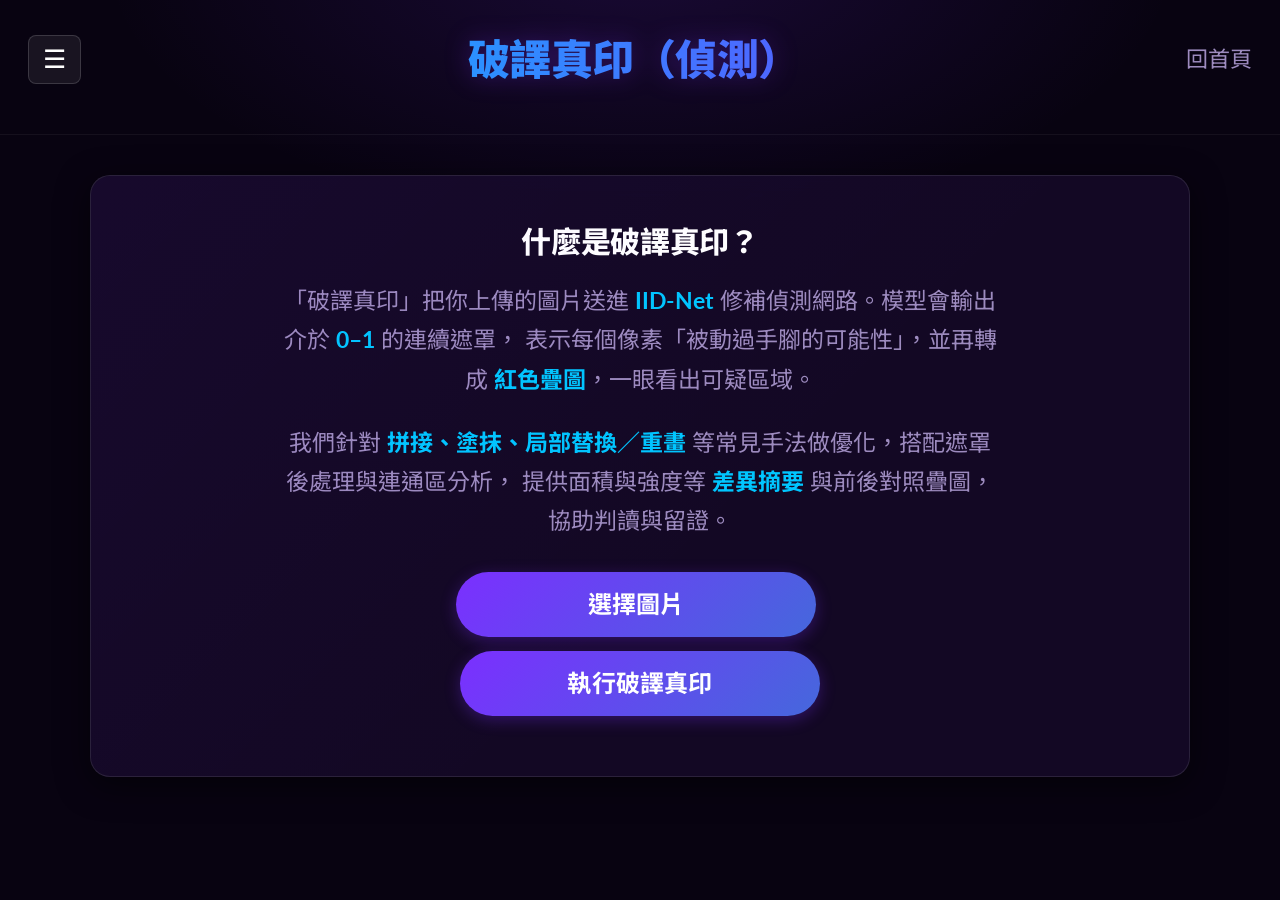
<file: project_root/frontend/detect.html>
<!DOCTYPE html>
<html lang="zh-Hant" data-detect-prefix="/api/detect">
<head>
  <meta charset="UTF-8" />
  <title>破譯真印｜照妖鏡</title>
  <meta name="viewport" content="width=device-width, initial-scale=1" />
  <link rel="preconnect" href="https://fonts.googleapis.com">
  <link rel="preconnect" href="https://fonts.gstatic.com" crossorigin>
  <link href="https://fonts.googleapis.com/css2?family=Lato:wght@400;700;900&family=Noto+Sans+TC:wght@400;500;700&display=swap" rel="stylesheet">
  <link rel="stylesheet" href="style.css">
  <script defer src="main.js"></script>
</head>

<body class="wm-page">
  <header class="page-hero">
    <div class="page-hero-nav">
      <div class="dropdown">
        <button class="dropbtn" onclick="toggleMenu()" aria-label="展開選單">&#9776;</button>
        <div class="dropdown-content" id="dropdownMenu">
          <a href="watermark.html">施法加印</a>
          <a href="restore.html">照出真身</a>
        </div>
      </div>
      <h1>破譯真印（偵測）</h1>
      <a href="index.html" class="mirror-home">回首頁</a>
    </div>
  </header>

  <main class="tool-section container">
    <div class="tool-card">
      <h2>什麼是破譯真印？</h2>
      <p>
        「破譯真印」把你上傳的圖片送進 <b>IID-Net</b> 修補偵測網路。模型會輸出介於 <b>0–1</b> 的連續遮罩，
        表示每個像素「被動過手腳的可能性」，並再轉成 <b>紅色疊圖</b>，一眼看出可疑區域。
      </p>
      <p>
        我們針對 <b>拼接、塗抹、局部替換／重畫</b> 等常見手法做優化，搭配遮罩後處理與連通區分析，
        提供面積與強度等 <b>差異摘要</b> 與前後對照疊圖，協助判讀與留證。
      </p>

      <div class="action-row">
        <label id="uploadLabel3" for="imageInput3" class="upload-as-btn">選擇圖片</label>
        <a id="detectBtn3" class="cta-btn">執行破譯真印</a>
      </div>

      <input type="file" id="imageInput3" accept="image/*" class="input-file-hidden" />
      <img id="preview3" alt="預覽圖" class="image-preview" loading="eager" decoding="async" />

      <div id="spinner3" class="spinner" role="status" aria-live="polite">處理中…</div>
      <div id="response3" class="response" aria-live="polite"></div>
    </div>

    <section id="imageResults3" class="tool-card image-results" style="display:none;" aria-live="polite" aria-label="破譯結果">
      <h2 style="margin-top:0;">處理結果</h2>
      <div class="result-row">
        <div class="result-block">
          <p>輸入圖片</p>
          <img id="originalImage3" class="zoomable" alt="輸入圖片">
        </div>
        <div class="result-block">
          <p>IID-Net 疊圖（紅色遮罩）</p>
          <img id="detectedImage3" class="zoomable" alt="IID-Net 疊圖">
          <div style="margin-top:20px;">
            <a id="btn27042" class="cta-btn disabled" href="#" style="display:none;">開啟 27042 報告</a>
          </div>
        </div>
      </div>
    </section>
  </main>

  <!-- 上傳提醒 -->
  <div id="noticeModal" class="modal" aria-hidden="true" aria-modal="true" role="dialog" aria-labelledby="noticeTitle" style="display:none;">
    <div class="modal-wrapper">
      <div class="modal-card">
        <button class="close" id="noticeClose" aria-label="關閉">×</button>
        <h3 id="noticeTitle" class="modal-title">提醒：上傳檔案之資料處理</h3>
        <div class="modal-body">
          您上傳的影像可能包含個人資料（例如臉部特徵）。我們僅於本服務中處理用於修復與驗證之目的，
          並依據本站隱私權政策與服務條款辦理。
        </div>
        <div style="display:flex;gap:10px;justify-content:flex-end;margin-top:24px;">
          <button id="noticeContinue" class="cta-btn">繼續</button>
        </div>
      </div>
    </div>
  </div>

  <!-- 圖片放大 Modal -->
  <div id="imageModal" class="modal" role="dialog" aria-modal="true" aria-label="圖片放大檢視" style="display:none;">
    <div class="modal-wrapper">
      <div class="modal-card" style="max-width:860px;">
        <button class="close" onclick="closeModal()" aria-label="關閉">×</button>
        <img class="modal-content" id="modalImage" alt="Zoom"
             style="max-height:75vh;display:block;margin:0 auto;" />
        <div class="zoom-controls" style="display:flex;justify-content:center;gap:10px;margin-top:20px;">
          <button type="button" onclick="zoomIn()" class="cta-btn secondary">＋</button>
          <button type="button" onclick="zoomOut()" class="cta-btn secondary">－</button>
          <button type="button" onclick="resetZoom()" class="cta-btn secondary">原尺寸</button>
        </div>
      </div>
    </div>
  </div>

  <!-- 上傳前提醒 -->
  <script>
    (function () {
      const fileInput=document.getElementById('imageInput3');
      const uploadLbl=document.getElementById('uploadLabel3');
      const modal=document.getElementById('noticeModal');
      const btnOk=document.getElementById('noticeContinue');
      const btnX=document.getElementById('noticeClose');
      if(!fileInput||!modal||!uploadLbl) return;

      const openNotice=()=>{ modal.style.display='block'; modal.setAttribute('aria-hidden','false'); };
      const closeNotice=()=>{ modal.style.display='none';  modal.setAttribute('aria-hidden','true');  };

      uploadLbl.addEventListener('click',e=>{ e.preventDefault(); openNotice(); });
      btnOk&&btnOk.addEventListener('click',()=>{ closeNotice(); setTimeout(()=>fileInput.click(),0); });
      btnX&&btnX.addEventListener('click',closeNotice);
      document.addEventListener('keydown',e=>{ if(e.key==='Escape'&&modal.style.display==='block') closeNotice(); });
    })();
  </script>

  <!-- 偵測流程（執行中顯示文字，不顯示 405 錯誤給使用者看） -->
  <script>
    (function(){
      const DETECT_PREFIX =
        window.DETECT_PREFIX ||
        document.documentElement.getAttribute('data-detect-prefix') ||
        '/api/detect';

      function fixURL(u){
        try{
          if(!u) return u;
          if(/^https?:\/\//i.test(u)) return u;
          if(u.startsWith('/27042/')) return DETECT_PREFIX + u;
          if(/^\/(files|dl|report)\//.test(u)) return DETECT_PREFIX + '/27042/proxy' + u;
          return u;
        }catch(e){ return u; }
      }
      window.__fixDetectURL = fixURL;
    })();

    (function(){
      const fileInput=document.getElementById('imageInput3');
      const preview=document.getElementById('preview3');
      const detectBtn=document.getElementById('detectBtn3');
      const original=document.getElementById('originalImage3');
      const detected=document.getElementById('detectedImage3');
      const resultsBox=document.getElementById('imageResults3');
      const spinner=document.getElementById('spinner3');
      const respBox=document.getElementById('response3');
      const reportBtn=document.getElementById('btn27042');

      if(!fileInput) return;

      // DOMContentLoaded：初始化 zoom（main.js 提供）
      document.addEventListener('DOMContentLoaded', function(){ bindZoomToNewImages(); });

      let _detecting = false; // 防連點旗標

      // 選檔預覽
      fileInput.addEventListener('change',e=>{
        const f=e.target.files && e.target.files[0];
        if(!f){ preview.style.display='none'; return; }
        const r=new FileReader();
        r.onload=ev=>{ preview.src=ev.target.result; preview.style.display='block'; };
        r.readAsDataURL(f);

        // 清空舊結果
        resultsBox.style.display='none';
        original.style.display='none'; original.removeAttribute('src');
        detected.style.display='none'; detected.removeAttribute('src');
        respBox.textContent='';
        if(reportBtn){
          reportBtn.classList.add('disabled');
          reportBtn.style.display='none';
          reportBtn.removeAttribute('href');
          reportBtn.textContent='開啟 27042 報告';
        }
      });

      detectBtn.addEventListener('click', async ()=>{
        if(_detecting) return;
        const f=fileInput.files && fileInput.files[0];
        if(!f){
          respBox.textContent='請先選擇圖片';
          respBox.className='response error';
          return;
        }

        // 顯示原圖（用本地預覽）
        const fr=new FileReader();
        fr.onload=ev=>{
          original.src=ev.target.result;
          original.style.display='block';
        };
        fr.readAsDataURL(f);

        // UI：執行中（鎖定按鈕防連點）
        _detecting = true;
        detectBtn.style.pointerEvents='none';
        detectBtn.style.opacity='0.6';
        spinner.style.display='block';
        respBox.textContent='執行中…';
        respBox.className='response';
        preview.style.display='none';

        try{
          const fd=new FormData();
          fd.append('image', f, f.name || 'upload.png');

          const res = await fetch(window.__fixDetectURL('/api/detect/result_and_report'), {
            method:'POST',
            body:fd
          });

          // 不把 405 等錯誤文字顯示出來，只簡單顯示「處理失敗」
          if(!res.ok){
            throw new Error('處理失敗，請稍後再試');
          }

          const data = await res.json();
          if(!data || data.ok === false){
            throw new Error(data && data.error ? data.error : '處理失敗');
          }

          // 疊圖
          if(data.overlay_url){
            detected.src = window.__fixDetectURL(data.overlay_url);
            detected.style.display='block';
          }

          resultsBox.style.display='block';

          // 報告按鈕
          if(data.report_url){
            reportBtn.href = window.__fixDetectURL(data.report_url);
            reportBtn.classList.remove('disabled');
            reportBtn.style.display='inline-block';
          }

          respBox.textContent='完成 ✔️';
          respBox.className='response success';
        }catch(err){
          respBox.textContent='處理失敗，請稍後再試。';
          respBox.className='response error';
        }finally{
          spinner.style.display='none';
          _detecting = false;
          detectBtn.style.pointerEvents='';
          detectBtn.style.opacity='';
        }
      });

      // 有結果就收起預覽
      const mo=new MutationObserver(()=>{
        const hasO=original.src && original.style.display!=='none';
        const hasD=detected.src && detected.style.display!=='none';
        if(hasO || hasD){
          preview.style.display='none';
          resultsBox.style.display='block';
        }
      });
      mo.observe(original,{attributes:true,attributeFilter:['style','src']});
      mo.observe(detected,{attributes:true,attributeFilter:['style','src']});
    })();
  </script>
</body>
</html>
</file>
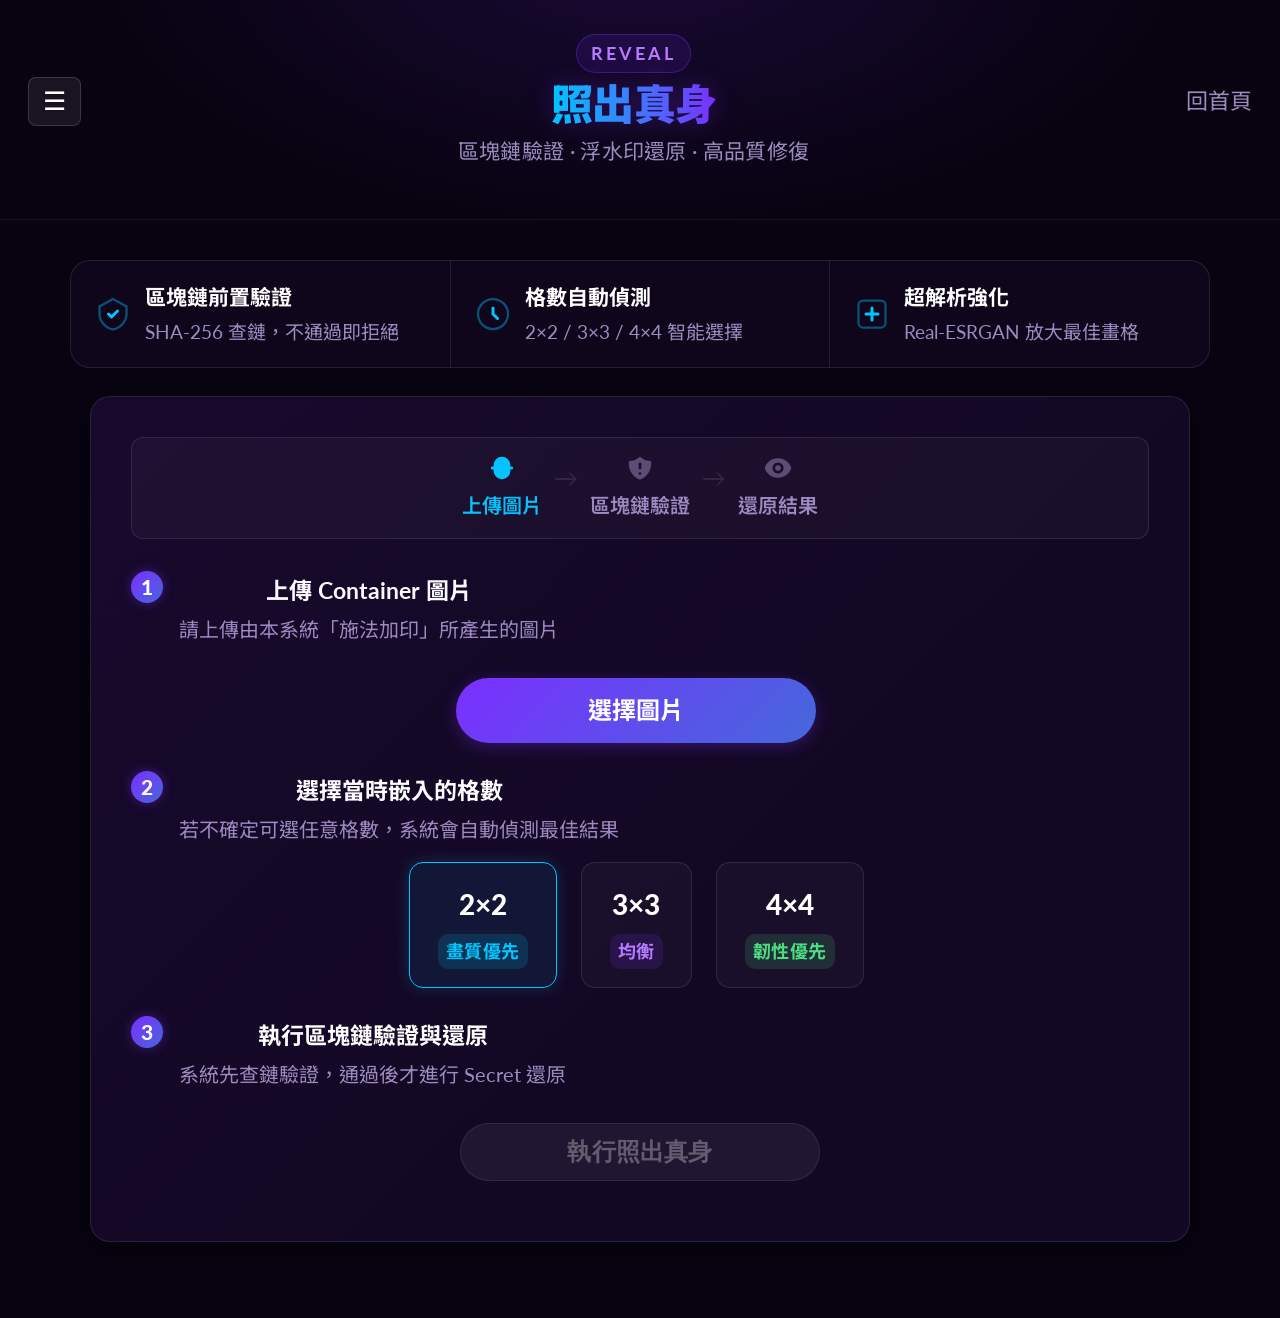
<file: project_root/frontend/restore.html>
<!DOCTYPE html>
<html lang="zh-Hant">
<head>
  <meta charset="UTF-8" />
  <title>照出真身｜照妖鏡</title>
  <meta name="viewport" content="width=device-width, initial-scale=1" />
  <script defer src="main.js"></script>
  <link rel="preconnect" href="https://fonts.googleapis.com">
  <link rel="preconnect" href="https://fonts.gstatic.com" crossorigin>
  <link href="https://fonts.googleapis.com/css2?family=Lato:wght@400;700;900&family=Noto+Sans+TC:wght@400;500;700&display=swap" rel="stylesheet">
  <link rel="stylesheet" href="style.css">
</head>

<body class="wm-page">

  <!-- 頁首 -->
  <header class="page-hero">
    <div class="page-hero-nav">
      <div class="dropdown">
        <button class="dropbtn" onclick="toggleMenu()" aria-label="展開選單">&#9776;</button>
        <div class="dropdown-content" id="dropdownMenu">
          <a href="watermark.html">施法加印</a>
          <a href="verify.html">驗證身分</a>
        </div>
      </div>
      <div class="page-hero-title-wrap">
        <span class="page-hero-badge reveal-badge">REVEAL</span>
        <h1>照出真身</h1>
        <p class="page-hero-sub">區塊鏈驗證 · 浮水印還原 · 高品質修復</p>
      </div>
      <a href="index.html" class="mirror-home">回首頁</a>
    </div>
  </header>

  <main class="tool-section container">

    <!-- 說明卡 -->
    <div class="info-strip">
      <div class="info-strip-item">
        <div class="info-strip-icon">
          <svg viewBox="0 0 24 24" fill="none"><path d="M12 2L3 7v5c0 5 4 9.3 9 10.3C17 21.3 21 17 21 12V7l-9-5z" stroke="currentColor" stroke-width="1.5" opacity=".4"/><path d="M9 12l2 2 4-4" stroke="currentColor" stroke-width="2" stroke-linecap="round" stroke-linejoin="round"/></svg>
        </div>
        <div>
          <div class="info-strip-label">區塊鏈前置驗證</div>
          <div class="info-strip-desc">SHA-256 查鏈，不通過即拒絕</div>
        </div>
      </div>
      <div class="info-strip-item">
        <div class="info-strip-icon">
          <svg viewBox="0 0 24 24" fill="none"><circle cx="12" cy="12" r="10" stroke="currentColor" stroke-width="1.5" opacity=".4"/><path d="M12 8v4l3 3" stroke="currentColor" stroke-width="2" stroke-linecap="round"/></svg>
        </div>
        <div>
          <div class="info-strip-label">格數自動偵測</div>
          <div class="info-strip-desc">2×2 / 3×3 / 4×4 智能選擇</div>
        </div>
      </div>
      <div class="info-strip-item">
        <div class="info-strip-icon">
          <svg viewBox="0 0 24 24" fill="none"><rect x="3" y="3" width="18" height="18" rx="3" stroke="currentColor" stroke-width="1.5" opacity=".4"/><path d="M8 12h8M12 8v8" stroke="currentColor" stroke-width="2" stroke-linecap="round"/></svg>
        </div>
        <div>
          <div class="info-strip-label">超解析強化</div>
          <div class="info-strip-desc">Real-ESRGAN 放大最佳畫格</div>
        </div>
      </div>
    </div>

    <!-- 操作卡 -->
    <div class="tool-card tool-card-accent-reveal">

      <!-- 流程說明 -->
      <div class="reveal-flow">
        <div class="reveal-flow-step active">
          <div class="reveal-flow-icon">
            <svg viewBox="0 0 20 20" fill="currentColor"><path d="M10 2a6 6 0 016 6v1h1a1 1 0 110 2h-1v1a6 6 0 01-12 0v-1H3a1 1 0 110-2h1V8a6 6 0 016-6z"/></svg>
          </div>
          上傳圖片
        </div>
        <div class="reveal-flow-arrow">&#8594;</div>
        <div class="reveal-flow-step">
          <div class="reveal-flow-icon">
            <svg viewBox="0 0 20 20" fill="currentColor"><path fill-rule="evenodd" d="M10 1.944A11.954 11.954 0 012.166 5C2.056 5.649 2 6.319 2 7c0 5.225 3.34 9.67 8 11.317C14.66 16.67 18 12.225 18 7c0-.682-.057-1.35-.166-2.001A11.954 11.954 0 0110 1.944zM11 14a1 1 0 11-2 0 1 1 0 012 0zm0-7a1 1 0 10-2 0v3a1 1 0 102 0V7z" clip-rule="evenodd"/></svg>
          </div>
          區塊鏈驗證
        </div>
        <div class="reveal-flow-arrow">&#8594;</div>
        <div class="reveal-flow-step">
          <div class="reveal-flow-icon">
            <svg viewBox="0 0 20 20" fill="currentColor"><path d="M10 12a2 2 0 100-4 2 2 0 000 4z"/><path fill-rule="evenodd" d="M.458 10C1.732 5.943 5.522 3 10 3s8.268 2.943 9.542 7c-1.274 4.057-5.064 7-9.542 7S1.732 14.057.458 10zM14 10a4 4 0 11-8 0 4 4 0 018 0z" clip-rule="evenodd"/></svg>
          </div>
          還原結果
        </div>
      </div>

      <!-- 步驟 1 -->
      <div class="tool-step">
        <div class="tool-step-num">1</div>
        <div class="tool-step-content">
          <div class="tool-step-title">上傳 Container 圖片</div>
          <div class="tool-step-desc">請上傳由本系統「施法加印」所產生的圖片</div>
        </div>
      </div>

      <div class="action-row">
        <label id="uploadLabel2" for="attackFile" class="upload-as-btn">選擇圖片</label>
      </div>
      <input type="file" id="attackFile" accept="image/*" class="input-file-hidden" aria-label="選擇要照出的圖片">
      <img id="originalImage2" alt="預覽圖" class="image-preview zoomable" style="display:none;" />

      <!-- 步驟 2 -->
      <div class="tool-step" style="margin-top:28px;">
        <div class="tool-step-num">2</div>
        <div class="tool-step-content">
          <div class="tool-step-title">選擇當時嵌入的格數</div>
          <div class="tool-step-desc">若不確定可選任意格數，系統會自動偵測最佳結果</div>
        </div>
      </div>

      <div class="grid-select-wrap">
        <label class="grid-opt">
          <input type="radio" name="revealGridRadio" value="2" checked>
          <div class="grid-opt-card">
            <div class="grid-opt-num">2×2</div>
            <div class="grid-opt-tag quality">畫質優先</div>
          </div>
        </label>
        <label class="grid-opt">
          <input type="radio" name="revealGridRadio" value="3">
          <div class="grid-opt-card">
            <div class="grid-opt-num">3×3</div>
            <div class="grid-opt-tag balance">均衡</div>
          </div>
        </label>
        <label class="grid-opt">
          <input type="radio" name="revealGridRadio" value="4">
          <div class="grid-opt-card">
            <div class="grid-opt-num">4×4</div>
            <div class="grid-opt-tag robust">韌性優先</div>
          </div>
        </label>
        <!-- 隱藏 select 供原有 JS 讀取 -->
        <select id="revealGridHint" style="display:none;" aria-hidden="true">
          <option value="2" selected>2×2（4 塊）</option>
          <option value="3">3×3（9 塊）</option>
          <option value="4">4×4（16 塊）</option>
        </select>
      </div>

      <!-- 步驟 3 -->
      <div class="tool-step" style="margin-top:28px;">
        <div class="tool-step-num">3</div>
        <div class="tool-step-content">
          <div class="tool-step-title">執行區塊鏈驗證與還原</div>
          <div class="tool-step-desc">系統先查鏈驗證，通過後才進行 Secret 還原</div>
        </div>
      </div>

      <div class="action-row">
        <button id="revealBtn" type="button" class="cta-btn disabled" disabled aria-busy="false">
          執行照出真身
        </button>
      </div>

      <!-- 區塊鏈驗證狀態卡片 -->
      <div id="bcVerifyCard" class="bc-verify-card" aria-live="polite">
        <div class="bc-verify-title">
          <span class="bc-dot"></span>
          <span id="bcVerifyTitle">區塊鏈驗證中…</span>
        </div>
        <div id="bcVerifyDetail" class="bc-verify-detail"></div>
      </div>

      <div id="wmRevealSpinner" class="spinner" role="status" aria-live="polite">處理中…</div>
      <div id="wmRevealResp" class="response" aria-live="polite"></div>
    </div>

    <!-- 結果 -->
    <section id="imageResults2" class="tool-card image-results" style="display:none;" aria-live="polite" aria-label="照出結果">
      <h2 style="margin-top:0;">還原結果</h2>
      <div class="result-row">
        <div class="result-block">
          <p class="result-label">輸入圖片</p>
          <img id="originalImage2_dup" class="zoomable" style="display:none;" alt="輸入圖片">
        </div>
        <div class="result-block">
          <p class="result-label">最佳修復（Secret）</p>
          <img id="imgRevealOnly" class="zoomable" style="display:none;" alt="還原後圖片">
          <div style="margin-top:20px;">
            <a id="downloadBestReveal" href="#" class="cta-btn" style="display:none;">下載修復圖片</a>
          </div>
        </div>
      </div>
    </section>

  </main>

  <iframe id="dl_iframe" name="dl_iframe" style="display:none;width:0;height:0;border:0;"></iframe>

  <!-- 上傳提醒 -->
  <div id="noticeModal" class="modal" aria-hidden="true" aria-modal="true" role="dialog" aria-labelledby="noticeTitle" style="display:none;">
    <div class="modal-wrapper">
      <div class="modal-card">
        <button class="close" id="noticeClose" aria-label="關閉">×</button>
        <h3 id="noticeTitle" class="modal-title">提醒：上傳檔案之資料處理</h3>
        <div class="modal-body">
          您上傳的影像可能包含個人資料（例如臉部特徵）。我們僅於本服務中處理用於修復與驗證之目的，
          並依據本站隱私權政策與服務條款辦理。
        </div>
        <div class="modal-actions">
          <button id="noticeContinue" class="cta-btn">繼續</button>
        </div>
      </div>
    </div>
  </div>

  <!-- Zoom Modal -->
  <div id="imageModal" class="modal" role="dialog" aria-modal="true" aria-label="圖片放大檢視" style="display:none;">
    <div class="modal-wrapper">
      <div class="modal-card" style="max-width:860px;">
        <button class="close" onclick="closeModal()" aria-label="關閉">×</button>
        <img class="modal-content" id="modalImage" alt="Zoom" style="max-height:75vh;display:block;margin:0 auto;" />
        <div class="zoom-controls" style="display:flex;justify-content:center;gap:10px;margin-top:20px;">
          <button type="button" onclick="zoomIn()" class="cta-btn secondary">＋</button>
          <button type="button" onclick="zoomOut()" class="cta-btn secondary">－</button>
          <button type="button" onclick="resetZoom()" class="cta-btn secondary">原尺寸</button>
        </div>
      </div>
    </div>
  </div>

  <!-- 啟用按鈕 + 預覽圖顯示 -->
  <script>
    document.addEventListener('DOMContentLoaded', function () {
      var file = document.getElementById('attackFile');
      var btn  = document.getElementById('revealBtn');
      if (!file || !btn) return;

      file.addEventListener('change', function () {
        var hasFile = file.files && file.files[0];
        if (hasFile) { btn.disabled = false; btn.classList.remove('disabled'); }
        else         { btn.disabled = true;  btn.classList.add('disabled'); }

        var preview = document.getElementById('originalImage2');
        if (hasFile && preview) {
          var reader = new FileReader();
          reader.onload = function (ev) { preview.src = ev.target.result; preview.style.display = 'block'; };
          reader.readAsDataURL(file.files[0]);
        } else if (preview) { preview.style.display = 'none'; preview.src = ''; }

        var resSec = document.getElementById('imageResults2');
        var inDup  = document.getElementById('originalImage2_dup');
        var outImg = document.getElementById('imgRevealOnly');
        var dlA    = document.getElementById('downloadBestReveal');
        if (resSec) resSec.style.display = 'none';
        if (inDup)  { inDup.src = '';  inDup.style.display  = 'none'; }
        if (outImg) { outImg.src = ''; outImg.style.display = 'none'; }
        if (dlA)    { dlA.style.display = 'none'; dlA.removeAttribute('href'); dlA.removeAttribute('download'); }
      });

      var resultImg = document.getElementById('imgRevealOnly');
      if (resultImg) {
        resultImg.addEventListener('load', function () {
          if (!resultImg.src) return;
          var resSec = document.getElementById('imageResults2');
          if (resSec) resSec.style.display = 'block';
          var preview = document.getElementById('originalImage2');
          if (preview) preview.style.display = 'none';
          var inDup = document.getElementById('originalImage2_dup');
          if (inDup && preview && preview.src) { inDup.src = preview.src; inDup.style.display = 'block'; }
        });
      }
    });
  </script>

  <!-- 下載邏輯 -->
  <script>
    (function(){
      function apiBase(){
        var host=(location.hostname||"127.0.0.1");
        var proto=(location.protocol==="https:")?"https":"http";
        return (host==="localhost"||host==="127.0.0.1") ? (proto+"://127.0.0.1:5001") : (proto+"://"+host+":5001");
      }
      function ensureAbs(url){
        if(!url) return url;
        if(/^https?:\/\//i.test(url) || /^data:/i.test(url)) return url;
        var base=apiBase();
        if(url.startsWith("/")) return base+url;
        if(/^(open|dl|files)\//i.test(url)) return base+"/"+url;
        return url;
      }
      function toDL(url){
        url=ensureAbs(url||""); if(!url) return url; if(/^data:/i.test(url)) return url;
        var m1=url.match(/\/open\/image\/([^/]+)\/([^/]+\.[a-z0-9]+)$/i);
        if(m1) return apiBase()+"/dl/image/"+encodeURIComponent(m1[1])+"/"+encodeURIComponent(m1[2]);
        var m2=url.match(/\/files\/([^/]+)\/([^/]+\.[a-z0-9]+)$/i);
        if(m2) return apiBase()+"/dl/image/"+encodeURIComponent(m2[1])+"/"+encodeURIComponent(m2[2]);
        return url;
      }
      function getRevealURL(){
        var a=document.getElementById("downloadBestReveal");
        var src=a && a.getAttribute("href");
        if(!src || src==="#"){ var img=document.getElementById("imgRevealOnly"); if(img && img.src) src=img.src; }
        return src||"";
      }
      function downloadViaIframe(url){
        var f=document.getElementById("dl_iframe"); if(!f) return;
        f.src=url + (url.indexOf("?")>-1?"&":"?") + "t=" + Date.now();
      }
      document.addEventListener("click", function(ev){
        var a = ev.target.closest("#downloadBestReveal"); if(!a) return;
        ev.preventDefault();
        var raw=getRevealURL(); if(!raw) return;
        var url=toDL(raw);
        if(/^data:/i.test(url)){
          var tmp=document.createElement("a"); tmp.href=url; tmp.download=a.getAttribute("download")||("reveal_"+Date.now()+".png");
          document.body.appendChild(tmp); tmp.click(); tmp.remove(); return;
        }
        downloadViaIframe(url);
      }, {capture:true});
    })();
  </script>

  <!-- 上傳前提醒 -->
  <script>
    (function () {
      const fileInput=document.getElementById('attackFile');
      const uploadLbl=document.getElementById('uploadLabel2');
      const modal=document.getElementById('noticeModal');
      const btnOk=document.getElementById('noticeContinue');
      const btnX=document.getElementById('noticeClose');
      if(!fileInput||!modal||!uploadLbl) return;

      const openNotice=()=>{ modal.style.display='block'; modal.setAttribute('aria-hidden','false'); };
      const closeNotice=()=>{ modal.style.display='none';  modal.setAttribute('aria-hidden','true');  };

      uploadLbl.addEventListener('click',e=>{ e.preventDefault(); openNotice(); });
      btnOk&&btnOk.addEventListener('click',()=>{ closeNotice(); setTimeout(()=>fileInput.click(),0); });
      btnX&&btnX.addEventListener('click',closeNotice);
      document.addEventListener('keydown',e=>{ if(e.key==='Escape'&&modal.style.display==='block') closeNotice(); });
    })();
  </script>

  <script>
    document.querySelectorAll('input[name="revealGridRadio"]').forEach(function(r){
      r.addEventListener('change', function(){
        var sel = document.getElementById('revealGridHint');
        if(sel) sel.value = r.value;
      });
    });
  </script>

  <script>
    document.addEventListener('DOMContentLoaded', function(){ bindZoomToNewImages(); });
  </script>
</body>
</html>
</file>
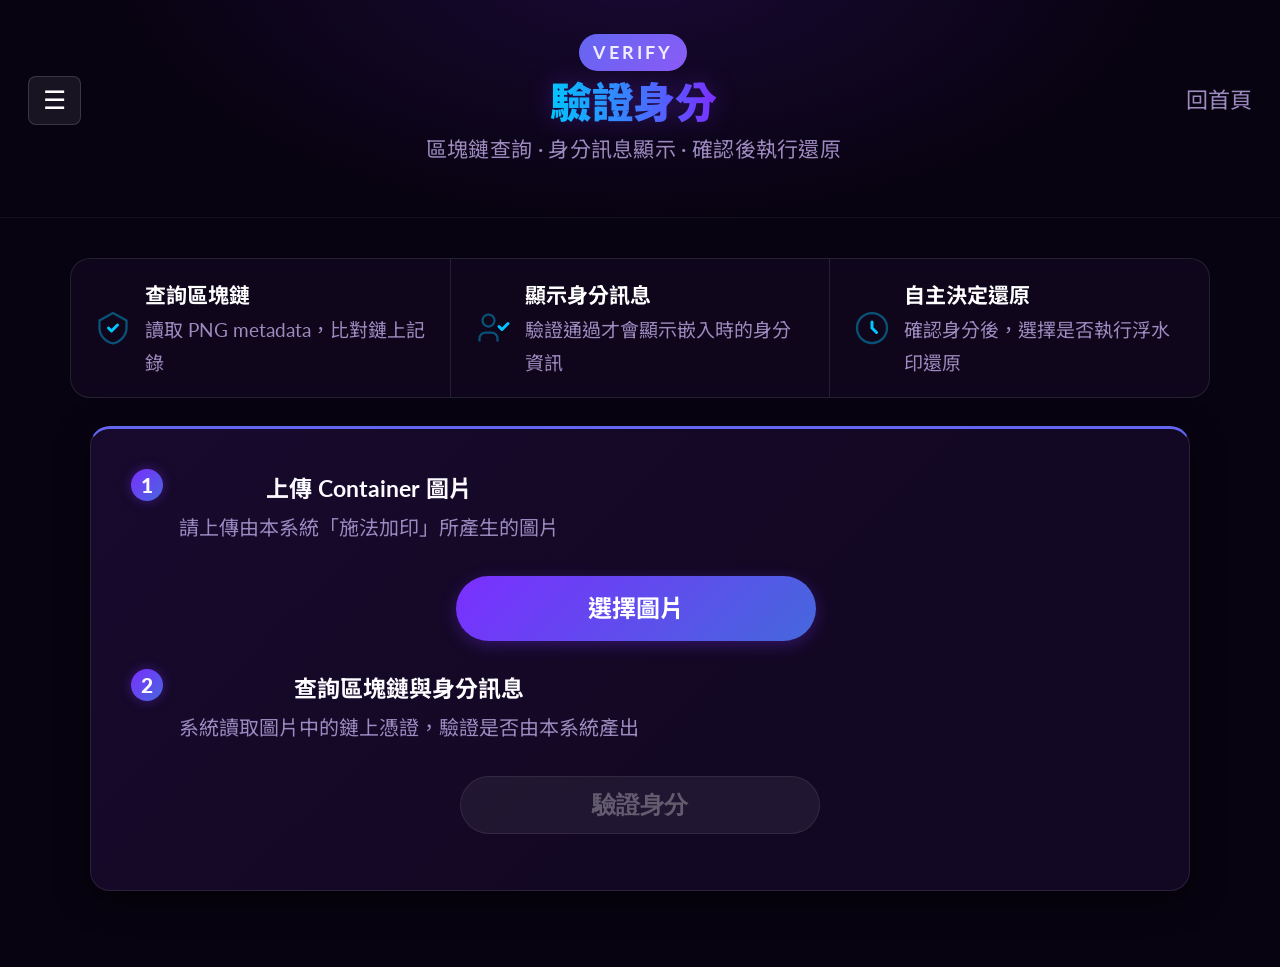
<file: project_root/frontend/verify.html>
<!DOCTYPE html>
<html lang="zh-Hant">
<head>
  <meta charset="UTF-8" />
  <title>驗證身分｜照妖鏡</title>
  <meta name="viewport" content="width=device-width, initial-scale=1" />
  <script defer src="main.js"></script>
  <link rel="preconnect" href="https://fonts.googleapis.com">
  <link rel="preconnect" href="https://fonts.gstatic.com" crossorigin>
  <link href="https://fonts.googleapis.com/css2?family=Lato:wght@400;700;900&family=Noto+Sans+TC:wght@400;500;700&display=swap" rel="stylesheet">
  <link rel="stylesheet" href="style.css">
</head>
<body class="wm-page">

  <!-- 頁首 -->
  <header class="page-hero">
    <div class="page-hero-nav">
      <div class="dropdown">
        <button class="dropbtn" onclick="toggleMenu()" aria-label="展開選單">&#9776;</button>
        <div class="dropdown-content" id="dropdownMenu">
          <a href="watermark.html">施法加印</a>
          <a href="restore.html">照出真身</a>
        </div>
      </div>
      <div class="page-hero-title-wrap">
        <span class="page-hero-badge" style="background:linear-gradient(135deg,#6366f1,#8b5cf6);">VERIFY</span>
        <h1>驗證身分</h1>
        <p class="page-hero-sub">區塊鏈查詢 · 身分訊息顯示 · 確認後執行還原</p>
      </div>
      <a href="index.html" class="mirror-home">回首頁</a>
    </div>
  </header>

  <main class="tool-section container">

    <!-- 說明卡 -->
    <div class="info-strip">
      <div class="info-strip-item">
        <div class="info-strip-icon">
          <svg viewBox="0 0 24 24" fill="none"><path d="M12 2L3 7v5c0 5 4 9.3 9 10.3C17 21.3 21 17 21 12V7l-9-5z" stroke="currentColor" stroke-width="1.5" opacity=".4"/><path d="M9 12l2 2 4-4" stroke="currentColor" stroke-width="2" stroke-linecap="round" stroke-linejoin="round"/></svg>
        </div>
        <div>
          <div class="info-strip-label">查詢區塊鏈</div>
          <div class="info-strip-desc">讀取 PNG metadata，比對鏈上記錄</div>
        </div>
      </div>
      <div class="info-strip-item">
        <div class="info-strip-icon">
          <svg viewBox="0 0 24 24" fill="none"><circle cx="9" cy="7" r="4" stroke="currentColor" stroke-width="1.5" opacity=".4"/><path d="M3 21v-2a4 4 0 014-4h4a4 4 0 014 4v2" stroke="currentColor" stroke-width="1.5" opacity=".4"/><path d="M16 11l2 2 4-4" stroke="currentColor" stroke-width="2" stroke-linecap="round" stroke-linejoin="round"/></svg>
        </div>
        <div>
          <div class="info-strip-label">顯示身分訊息</div>
          <div class="info-strip-desc">驗證通過才會顯示嵌入時的身分資訊</div>
        </div>
      </div>
      <div class="info-strip-item">
        <div class="info-strip-icon">
          <svg viewBox="0 0 24 24" fill="none"><circle cx="12" cy="12" r="10" stroke="currentColor" stroke-width="1.5" opacity=".4"/><path d="M12 8v4l3 3" stroke="currentColor" stroke-width="2" stroke-linecap="round"/></svg>
        </div>
        <div>
          <div class="info-strip-label">自主決定還原</div>
          <div class="info-strip-desc">確認身分後，選擇是否執行浮水印還原</div>
        </div>
      </div>
    </div>

    <!-- 操作卡 -->
    <div class="tool-card" style="border-top:3px solid #6366f1;">

      <!-- 步驟 1 -->
      <div class="tool-step">
        <div class="tool-step-num">1</div>
        <div class="tool-step-content">
          <div class="tool-step-title">上傳 Container 圖片</div>
          <div class="tool-step-desc">請上傳由本系統「施法加印」所產生的圖片</div>
        </div>
      </div>

      <div class="action-row">
        <label id="verifyUploadLabel" for="verifyFile" class="upload-as-btn">選擇圖片</label>
      </div>
      <input type="file" id="verifyFile" accept="image/*" class="input-file-hidden" />
      <img id="verifyPreview" alt="預覽圖" class="image-preview" style="display:none;" />

      <!-- 步驟 2 -->
      <div class="tool-step" style="margin-top:28px;">
        <div class="tool-step-num">2</div>
        <div class="tool-step-content">
          <div class="tool-step-title">查詢區塊鏈與身分訊息</div>
          <div class="tool-step-desc">系統讀取圖片中的鏈上憑證，驗證是否由本系統產出</div>
        </div>
      </div>

      <div class="action-row">
        <button id="verifyBtn" type="button" class="cta-btn disabled" disabled>驗證身分</button>
      </div>

      <div id="verifySpinner" class="spinner" style="display:none;">查詢中…</div>

      <!-- 驗證結果卡 -->
      <div id="verifyResultCard" style="display:none; margin-top:20px; border-radius:12px; overflow:hidden; border:1.5px solid #bbf7d0; box-shadow:0 2px 12px rgba(22,163,74,.08);">

        <!-- 標題列 -->
        <div style="display:flex; align-items:center; gap:10px; padding:14px 20px; background:linear-gradient(135deg,#16a34a,#15803d);">
          <svg width="20" height="20" viewBox="0 0 24 24" fill="none"><path d="M12 2L3 7v5c0 5 4 9.3 9 10.3C17 21.3 21 17 21 12V7l-9-5z" fill="rgba(255,255,255,.2)" stroke="#fff" stroke-width="1.5"/><path d="M9 12l2 2 4-4" stroke="#fff" stroke-width="2" stroke-linecap="round" stroke-linejoin="round"/></svg>
          <span style="font-weight:700; color:#fff; font-size:15px; letter-spacing:.3px;">區塊鏈驗證通過</span>
          <span style="margin-left:auto; font-size:11px; color:rgba(255,255,255,.75); background:rgba(255,255,255,.15); padding:2px 10px; border-radius:20px;">VERIFIED</span>
        </div>

        <div style="padding:18px 20px; background:#f0fdf4;">

          <!-- 身分資訊 -->
          <div id="identityDisplay" style="margin-bottom:16px;">
            <div style="display:flex; align-items:center; gap:6px; margin-bottom:10px;">
              <svg width="14" height="14" viewBox="0 0 24 24" fill="none"><circle cx="12" cy="8" r="4" stroke="#16a34a" stroke-width="1.8"/><path d="M4 20c0-4 3.6-7 8-7s8 3 8 7" stroke="#16a34a" stroke-width="1.8" stroke-linecap="round"/></svg>
              <span style="font-size:11px; font-weight:700; color:#15803d; text-transform:uppercase; letter-spacing:.8px;">嵌入身分資訊</span>
            </div>
            <div style="display:grid; grid-template-columns:1fr 1fr; gap:10px;">
              <div style="padding:10px 14px; background:#fff; border-radius:8px; border:1px solid #d1fae5;">
                <div style="font-size:11px; color:#6b7280; margin-bottom:4px;">姓名</div>
                <div id="identityNameText" style="font-size:15px; font-weight:700; color:#111827;"></div>
              </div>
              <div style="padding:10px 14px; background:#fff; border-radius:8px; border:1px solid #d1fae5;">
                <div style="font-size:11px; color:#6b7280; margin-bottom:4px;">單位 / 組織</div>
                <div id="identityUnitText" style="font-size:15px; font-weight:700; color:#111827;"></div>
              </div>
              <div style="grid-column:1/-1; padding:10px 14px; background:#fff; border-radius:8px; border:1px solid #d1fae5;">
                <div style="font-size:11px; color:#6b7280; margin-bottom:4px;">備註</div>
                <div id="identityNoteText" style="font-size:14px; font-weight:500; color:#374151; word-break:break-all;"></div>
              </div>
            </div>
          </div>

          <!-- 區塊鏈資訊 -->
          <div id="bcInfoDisplay">
            <div style="display:flex; align-items:center; gap:6px; margin-bottom:10px;">
              <svg width="14" height="14" viewBox="0 0 24 24" fill="none"><rect x="2" y="7" width="6" height="10" rx="1.5" stroke="#16a34a" stroke-width="1.8"/><rect x="9" y="4" width="6" height="16" rx="1.5" stroke="#16a34a" stroke-width="1.8"/><rect x="16" y="9" width="6" height="8" rx="1.5" stroke="#16a34a" stroke-width="1.8"/></svg>
              <span style="font-size:11px; font-weight:700; color:#15803d; text-transform:uppercase; letter-spacing:.8px;">區塊鏈存證</span>
            </div>
            <div style="display:grid; grid-template-columns:1fr 1fr; gap:8px;">
              <div style="padding:9px 12px; background:#fff; border-radius:8px; border:1px solid #d1fae5; display:flex; align-items:center; gap:8px;">
                <div style="width:28px; height:28px; border-radius:6px; background:#dcfce7; display:flex; align-items:center; justify-content:center; flex-shrink:0;">
                  <svg width="13" height="13" viewBox="0 0 24 24" fill="none"><path d="M3 7h18M3 12h18M3 17h12" stroke="#16a34a" stroke-width="2" stroke-linecap="round"/></svg>
                </div>
                <div style="min-width:0;">
                  <div style="font-size:10px; color:#6b7280;">Block</div>
                  <div style="font-size:14px; font-weight:700; color:#111827;">#<span id="bcIndex"></span></div>
                </div>
              </div>
              <div style="padding:9px 12px; background:#fff; border-radius:8px; border:1px solid #d1fae5; display:flex; align-items:center; gap:8px;">
                <div style="width:28px; height:28px; border-radius:6px; background:#dcfce7; display:flex; align-items:center; justify-content:center; flex-shrink:0;">
                  <svg width="13" height="13" viewBox="0 0 24 24" fill="none"><circle cx="12" cy="12" r="4" stroke="#16a34a" stroke-width="2"/><path d="M12 2v2M12 20v2M2 12h2M20 12h2" stroke="#16a34a" stroke-width="2" stroke-linecap="round"/></svg>
                </div>
                <div style="min-width:0;">
                  <div style="font-size:10px; color:#6b7280;">嵌入時間</div>
                  <div id="bcTime" style="font-size:12px; font-weight:600; color:#111827;"></div>
                </div>
              </div>
              <div style="grid-column:1/-1; padding:9px 12px; background:#fff; border-radius:8px; border:1px solid #d1fae5;">
                <div style="font-size:10px; color:#6b7280; margin-bottom:3px;">Block Hash</div>
                <div id="bcHash" style="font-family:monospace; font-size:11px; color:#374151; word-break:break-all; line-height:1.6;"></div>
              </div>
              <div style="grid-column:1/-1; padding:9px 12px; background:#fff; border-radius:8px; border:1px solid #d1fae5;">
                <div style="font-size:10px; color:#6b7280; margin-bottom:3px;">Job ID</div>
                <div id="bcJobId" style="font-family:monospace; font-size:11px; color:#374151; word-break:break-all;"></div>
              </div>
            </div>
          </div>

        </div>
      </div>

      <!-- 解除單次嵌入鎖定 -->
      <div id="unlockSection" style="display:none; margin-top:12px; padding:14px 18px; border-radius:10px; border:1.5px solid #fca5a5; background:#fff5f5;">
        <div style="display:flex; align-items:center; gap:8px; margin-bottom:8px;">
          <svg width="16" height="16" viewBox="0 0 24 24" fill="none"><path d="M17 11V7a5 5 0 00-10 0v4" stroke="#dc2626" stroke-width="2" stroke-linecap="round"/><rect x="3" y="11" width="18" height="12" rx="2" fill="#fee2e2" stroke="#dc2626" stroke-width="1.5"/><circle cx="12" cy="17" r="1.5" fill="#dc2626"/></svg>
          <span style="font-size:13px; font-weight:700; color:#991b1b;">此圖片已啟用單次嵌入鎖定</span>
        </div>
        <div style="font-size:12px; color:#7f1d1d; margin-bottom:12px;">解除後，相同圖片將可再次嵌入。此操作不可逆，請確認後再執行。</div>
        <button id="unlockBtn" type="button" class="cta-btn" style="background:linear-gradient(135deg,#dc2626,#b91c1c); font-size:13px; padding:8px 18px;">🔓 解除單次嵌入鎖定</button>
        <div id="unlockMsg" style="display:none; margin-top:10px; font-size:13px;"></div>
      </div>

      <!-- 密碼驗證區 -->
      <div id="passwordSection" style="display:none; margin-top:20px; padding:18px 20px; border-radius:10px; border:1.5px solid #fef3c7; background:#fffbeb;">
        <div style="display:flex; align-items:center; gap:10px; margin-bottom:10px;">
          <svg width="20" height="20" viewBox="0 0 24 24" fill="none"><path d="M17 11V7a5 5 0 00-10 0v4" stroke="#d97706" stroke-width="2" stroke-linecap="round"/><rect x="3" y="11" width="18" height="12" rx="2" fill="#fde68a" stroke="#d97706" stroke-width="1.5"/><circle cx="12" cy="17" r="1.5" fill="#d97706"/></svg>
          <span style="font-weight:700; color:#92400e; font-size:15px;">此圖片受密碼保護</span>
        </div>
        <div style="font-size:13px; color:#78350f; margin-bottom:12px;">區塊鏈驗證通過。請輸入嵌入時設定的還原密碼才能查看身分與執行還原。</div>
        <input type="password" id="verifyPassword" placeholder="還原密碼"
          style="padding:10px 14px; border:1px solid #fcd34d; border-radius:8px; font-size:15px; width:100%; box-sizing:border-box;" />
        <div id="pwErrorMsg" style="display:none; color:#dc2626; font-size:13px; margin-top:6px;"></div>
        <div class="action-row" style="margin-top:12px;">
          <button id="confirmPwBtn" type="button" class="cta-btn">確認密碼</button>
        </div>
      </div>

      <!-- 驗證失敗卡 -->
      <div id="verifyErrorCard" style="display:none; margin-top:20px; padding:18px 20px; border-radius:10px; border:1.5px solid #fee2e2; background:#fff5f5;">
        <div style="display:flex; align-items:center; gap:10px; margin-bottom:8px;">
          <svg width="22" height="22" viewBox="0 0 24 24" fill="none"><circle cx="12" cy="12" r="10" fill="#ef4444" opacity=".15"/><path d="M15 9l-6 6M9 9l6 6" stroke="#dc2626" stroke-width="2" stroke-linecap="round"/></svg>
          <span style="font-weight:700; color:#dc2626; font-size:16px;">驗證失敗</span>
        </div>
        <div id="verifyErrorMsg" style="color:#7f1d1d; font-size:14px;"></div>
      </div>

      <!-- 步驟 3：確認後執行還原 -->
      <div id="revealSection" style="display:none; margin-top:28px; padding-top:24px; border-top:1px solid #e5e7eb;">
        <div class="tool-step">
          <div class="tool-step-num">3</div>
          <div class="tool-step-content">
            <div class="tool-step-title">確認後執行浮水印還原</div>
            <div class="tool-step-desc">選擇當時嵌入的格數，確認無誤後執行還原</div>
          </div>
        </div>

        <div class="grid-select-wrap">
          <label class="grid-opt">
            <input type="radio" name="verifyGridRadio" value="2" checked>
            <div class="grid-opt-card">
              <div class="grid-opt-num">2×2</div>
              <div class="grid-opt-tag quality">畫質優先</div>
            </div>
          </label>
          <label class="grid-opt">
            <input type="radio" name="verifyGridRadio" value="3">
            <div class="grid-opt-card">
              <div class="grid-opt-num">3×3</div>
              <div class="grid-opt-tag balance">均衡</div>
            </div>
          </label>
          <label class="grid-opt">
            <input type="radio" name="verifyGridRadio" value="4">
            <div class="grid-opt-card">
              <div class="grid-opt-num">4×4</div>
              <div class="grid-opt-tag robust">韌性優先</div>
            </div>
          </label>
        </div>

        <div class="action-row" style="margin-top:16px;">
          <button id="doRevealBtn" type="button" class="cta-btn">執行浮水印還原</button>
        </div>

        <div id="revealSpinner" class="spinner" style="display:none;">還原中…</div>
        <div id="revealResp" class="response" aria-live="polite"></div>
      </div>

    </div>

    <!-- 還原結果卡 -->
    <section id="revealResults" class="tool-card image-results" style="display:none;" aria-live="polite">
      <h2 style="margin-top:0;">還原結果</h2>
      <div class="result-row">
        <div class="result-block">
          <p class="result-label">輸入圖片</p>
          <img id="revealInputPreview" class="zoomable" style="display:none;" alt="輸入圖片" />
        </div>
        <div class="result-block">
          <p class="result-label">最佳修復（Secret）</p>
          <img id="revealOutputImg" class="zoomable" style="display:none;" alt="還原圖片" />
          <div style="margin-top:16px;">
            <a id="downloadRevealResult" href="#" class="cta-btn" style="display:none;">下載修復圖片</a>
          </div>
        </div>
      </div>
    </section>

  </main>

  <!-- 上傳提醒 Modal -->
  <div id="noticeModal" class="modal" aria-hidden="true" role="dialog" aria-labelledby="noticeTitle" style="display:none;">
    <div class="modal-wrapper">
      <div class="modal-card">
        <button class="close" id="noticeClose" aria-label="關閉">×</button>
        <h3 id="noticeTitle" class="modal-title">提醒：上傳檔案之資料處理</h3>
        <div class="modal-body">
          您上傳的影像可能包含個人資料（例如臉部特徵）。我們僅於本服務中處理用於修復與驗證之目的，
          並依據本站隱私權政策與服務條款辦理。
        </div>
        <div class="modal-actions">
          <button id="noticeContinue" class="cta-btn">繼續</button>
        </div>
      </div>
    </div>
  </div>

  <!-- Zoom Modal -->
  <div id="imageModal" class="modal" role="dialog" aria-modal="true" aria-label="圖片放大檢視" style="display:none;">
    <div class="modal-wrapper">
      <div class="modal-card" style="max-width:860px;">
        <button class="close" onclick="closeModal()" aria-label="關閉">×</button>
        <img class="modal-content" id="modalImage" alt="Zoom" style="max-height:75vh;display:block;margin:0 auto;" />
        <div class="zoom-controls" style="display:flex;justify-content:center;gap:10px;margin-top:20px;">
          <button type="button" onclick="zoomIn()" class="cta-btn secondary">＋</button>
          <button type="button" onclick="zoomOut()" class="cta-btn secondary">－</button>
          <button type="button" onclick="resetZoom()" class="cta-btn secondary">原尺寸</button>
        </div>
      </div>
    </div>
  </div>

  <script>
  (function(){
    var fileInput  = document.getElementById('verifyFile');
    var uploadLbl  = document.getElementById('verifyUploadLabel');
    var verifyBtn  = document.getElementById('verifyBtn');
    var doRevealBtn= document.getElementById('doRevealBtn');
    var preview    = document.getElementById('verifyPreview');
    var _currentFile = null;
    var _verified    = false;
    var _password    = '';

    /* ---- 上傳提醒 ---- */
    var modal   = document.getElementById('noticeModal');
    var btnOk   = document.getElementById('noticeContinue');
    var btnX    = document.getElementById('noticeClose');
    var openNotice  = function(){ modal.style.display='block'; modal.setAttribute('aria-hidden','false'); };
    var closeNotice = function(){ modal.style.display='none';  modal.setAttribute('aria-hidden','true');  };
    uploadLbl.addEventListener('click', function(e){ e.preventDefault(); openNotice(); });
    btnOk && btnOk.addEventListener('click', function(){ closeNotice(); setTimeout(function(){ fileInput.click(); }, 0); });
    btnX  && btnX.addEventListener('click', closeNotice);
    document.addEventListener('keydown', function(e){ if(e.key==='Escape') closeNotice(); });

    /* ---- 選擇檔案 ---- */
    fileInput.addEventListener('change', function(){
      _currentFile = fileInput.files && fileInput.files[0];
      _verified = false; _password = '';
      hide('verifyResultCard'); hide('verifyErrorCard'); hide('revealSection');
      hide('revealResults'); hide('passwordSection');
      setText('revealResp', '');

      if(_currentFile){
        verifyBtn.disabled = false; verifyBtn.classList.remove('disabled');
        var reader = new FileReader();
        reader.onload = function(ev){ preview.src = ev.target.result; preview.style.display='block'; };
        reader.readAsDataURL(_currentFile);
      } else {
        verifyBtn.disabled = true; verifyBtn.classList.add('disabled');
        preview.src = ''; preview.style.display = 'none';
      }
    });

    /* ---- 工具函式 ---- */
    function show(id){ var el=typeof id==='string'?document.getElementById(id):id; if(el) el.style.display='block'; }
    function hide(id){ var el=typeof id==='string'?document.getElementById(id):id; if(el) el.style.display='none'; }
    function setText(id, msg, isErr){ var el=document.getElementById(id); if(!el) return; el.textContent=msg||''; el.className='response '+(isErr?'error':(msg?'success':'')); }

    function _showIdentity(data){
      var identity = data.identity || {};
      document.getElementById('identityNameText').textContent = identity.name || '—';
      document.getElementById('identityUnitText').textContent = identity.unit || '—';
      document.getElementById('identityNoteText').textContent = identity.note || '—';
      document.getElementById('identityDisplay').style.display = '';
      var bc = data.blockchain || {};
      document.getElementById('bcIndex').textContent = bc.block_index !== undefined ? bc.block_index : '-';
      document.getElementById('bcHash').textContent  = bc.block_hash || '-';
      document.getElementById('bcJobId').textContent = bc.embed_job_id || '-';
      var ts = bc.timestamp ? new Date(bc.timestamp*1000).toLocaleString('zh-TW') : '-';
      document.getElementById('bcTime').textContent = ts;
      show('verifyResultCard'); hide('verifyErrorCard'); show('revealSection');
      // 單次嵌入鎖定狀態
      if(data.single_embed_locked){
        document.getElementById('unlockMsg').style.display = 'none';
        document.getElementById('unlockMsg').textContent = '';
        document.getElementById('unlockBtn').disabled = false;
        show('unlockSection');
      } else {
        hide('unlockSection');
      }
    }

    /* ---- 解除鎖定 ---- */
    var unlockBtn = document.getElementById('unlockBtn');
    unlockBtn && unlockBtn.addEventListener('click', async function(){
      if(!_currentFile) return;
      unlockBtn.disabled = true;
      var msgEl = document.getElementById('unlockMsg');
      msgEl.style.display = 'none'; msgEl.textContent = '';
      try {
        var fd = new FormData();
        fd.append('image', _currentFile);
        if(_password) fd.append('password', _password);
        var res = await fetch(WM_API_BASE + '/wm/unlock', { method:'POST', body:fd, mode:'cors' });
        var data = await res.json().catch(function(){ return {}; });
        if(data && data.ok){
          msgEl.textContent = '✅ 鎖定已解除，此圖片現可重新嵌入。';
          msgEl.style.color = '#15803d'; msgEl.style.display = 'block';
          unlockBtn.style.display = 'none';
        } else {
          msgEl.textContent = '❌ ' + ((data && data.reason) || '解除失敗');
          msgEl.style.color = '#dc2626'; msgEl.style.display = 'block';
          unlockBtn.disabled = false;
        }
      } catch(err) {
        msgEl.textContent = '❌ 無法連線後端：' + err.message;
        msgEl.style.color = '#dc2626'; msgEl.style.display = 'block';
        unlockBtn.disabled = false;
      }
    });

    /* ---- 步驟一：區塊鏈驗證（不含密碼）---- */
    verifyBtn.addEventListener('click', async function(){
      if(!_currentFile) return;
      _verified = false; _password = '';
      show('verifySpinner'); hide('verifyResultCard'); hide('verifyErrorCard');
      hide('revealSection'); hide('passwordSection');

      try {
        var fd = new FormData();
        fd.append('image', _currentFile);
        var res = await fetch(WM_API_BASE + '/wm/verify', { method:'POST', body:fd, mode:'cors' });
        var data = await res.json().catch(function(){ return {}; });

        if(data && data.blockchain_verified && data.password_required){
          // 區塊鏈通過但需密碼
          document.getElementById('pwErrorMsg').style.display = 'none';
          document.getElementById('pwErrorMsg').textContent = '';
          if(document.getElementById('verifyPassword'))
            document.getElementById('verifyPassword').value = '';
          show('passwordSection');
        } else if(data && data.ok && data.blockchain_verified){
          _showIdentity(data);
          _verified = true;
        } else {
          var reason = (data && data.reason) || '驗證失敗，請確認圖片是否為系統產出的 container 圖片。';
          document.getElementById('verifyErrorMsg').textContent = reason;
          show('verifyErrorCard'); hide('verifyResultCard'); hide('revealSection');
        }
      } catch(err) {
        document.getElementById('verifyErrorMsg').textContent = '無法連線後端（5001）：' + err.message;
        show('verifyErrorCard'); hide('verifyResultCard'); hide('revealSection');
      } finally {
        hide('verifySpinner');
      }
    });

    /* ---- 步驟二：確認密碼 ---- */
    var confirmPwBtn = document.getElementById('confirmPwBtn');
    confirmPwBtn && confirmPwBtn.addEventListener('click', async function(){
      if(!_currentFile) return;
      var pw = (document.getElementById('verifyPassword').value || '').trim();
      if(!pw){
        document.getElementById('pwErrorMsg').textContent = '請輸入密碼';
        document.getElementById('pwErrorMsg').style.display = 'block';
        return;
      }
      confirmPwBtn.disabled = true;
      try {
        var fd = new FormData();
        fd.append('image', _currentFile);
        fd.append('password', pw);
        var res = await fetch(WM_API_BASE + '/wm/verify', { method:'POST', body:fd, mode:'cors' });
        var data = await res.json().catch(function(){ return {}; });

        if(data && data.ok && data.blockchain_verified){
          _password = pw;
          hide('passwordSection');
          _showIdentity(data);
          _verified = true;
        } else {
          var reason = (data && data.reason) || '驗證失敗';
          document.getElementById('pwErrorMsg').textContent = reason;
          document.getElementById('pwErrorMsg').style.display = 'block';
        }
      } catch(err) {
        document.getElementById('pwErrorMsg').textContent = '無法連線後端：' + err.message;
        document.getElementById('pwErrorMsg').style.display = 'block';
      } finally {
        confirmPwBtn.disabled = false;
      }
    });

    /* ---- 執行還原（帶密碼）---- */
    doRevealBtn.addEventListener('click', async function(){
      if(!_currentFile || !_verified) return;
      doRevealBtn.disabled = true; doRevealBtn.style.opacity = '0.6';
      show('revealSpinner'); setText('revealResp', '');
      hide('revealResults');

      try {
        var grid = '2';
        document.querySelectorAll('input[name="verifyGridRadio"]').forEach(function(r){
          if(r.checked) grid = r.value;
        });

        var fd = new FormData();
        fd.append('image', _currentFile);
        fd.append('tiles_hint', grid);
        fd.append('hint_grid', grid);
        if(_password) fd.append('password', _password);

        var res = await fetch(WM_API_BASE + '/external_reveal', { method:'POST', body:fd, mode:'cors' });
        var data = await res.json().catch(function(){ return {}; });

        if(!res.ok || !(data && data.ok)){
          var msg = (data && data.reason) || (data && data.error) || ('HTTP ' + res.status);
          setText('revealResp', '還原失敗：' + msg, true);
          return;
        }

        var base = data.images || {};
        var bestUrl = absoluteWMUrl(base.tile_best_256 || base.tile_best || base.reveal || '');
        if(bestUrl){
          var outImg = document.getElementById('revealOutputImg');
          outImg.src = bestUrl; outImg.style.display = 'block';
          var dlA = document.getElementById('downloadRevealResult');
          dlA.href = bestUrl; dlA.style.display = 'inline-block';
          var inPrev = document.getElementById('revealInputPreview');
          inPrev.src = preview.src; inPrev.style.display = 'block';
          document.getElementById('revealResults').style.display = 'block';
          if(typeof bindZoomToNewImages === 'function') bindZoomToNewImages();
        }
        setText('revealResp', '還原完成');
      } catch(err) {
        setText('revealResp', '無法連線後端（5001）：' + err.message, true);
      } finally {
        hide('revealSpinner');
        doRevealBtn.disabled = false; doRevealBtn.style.opacity = '';
      }
    });

    document.querySelectorAll('input[name="verifyGridRadio"]').forEach(function(r){
      r.addEventListener('change', function(){});
    });
    document.addEventListener('DOMContentLoaded', function(){
      if(typeof bindZoomToNewImages === 'function') bindZoomToNewImages();
    });
  })();
  </script>

</body>
</html>
</file>
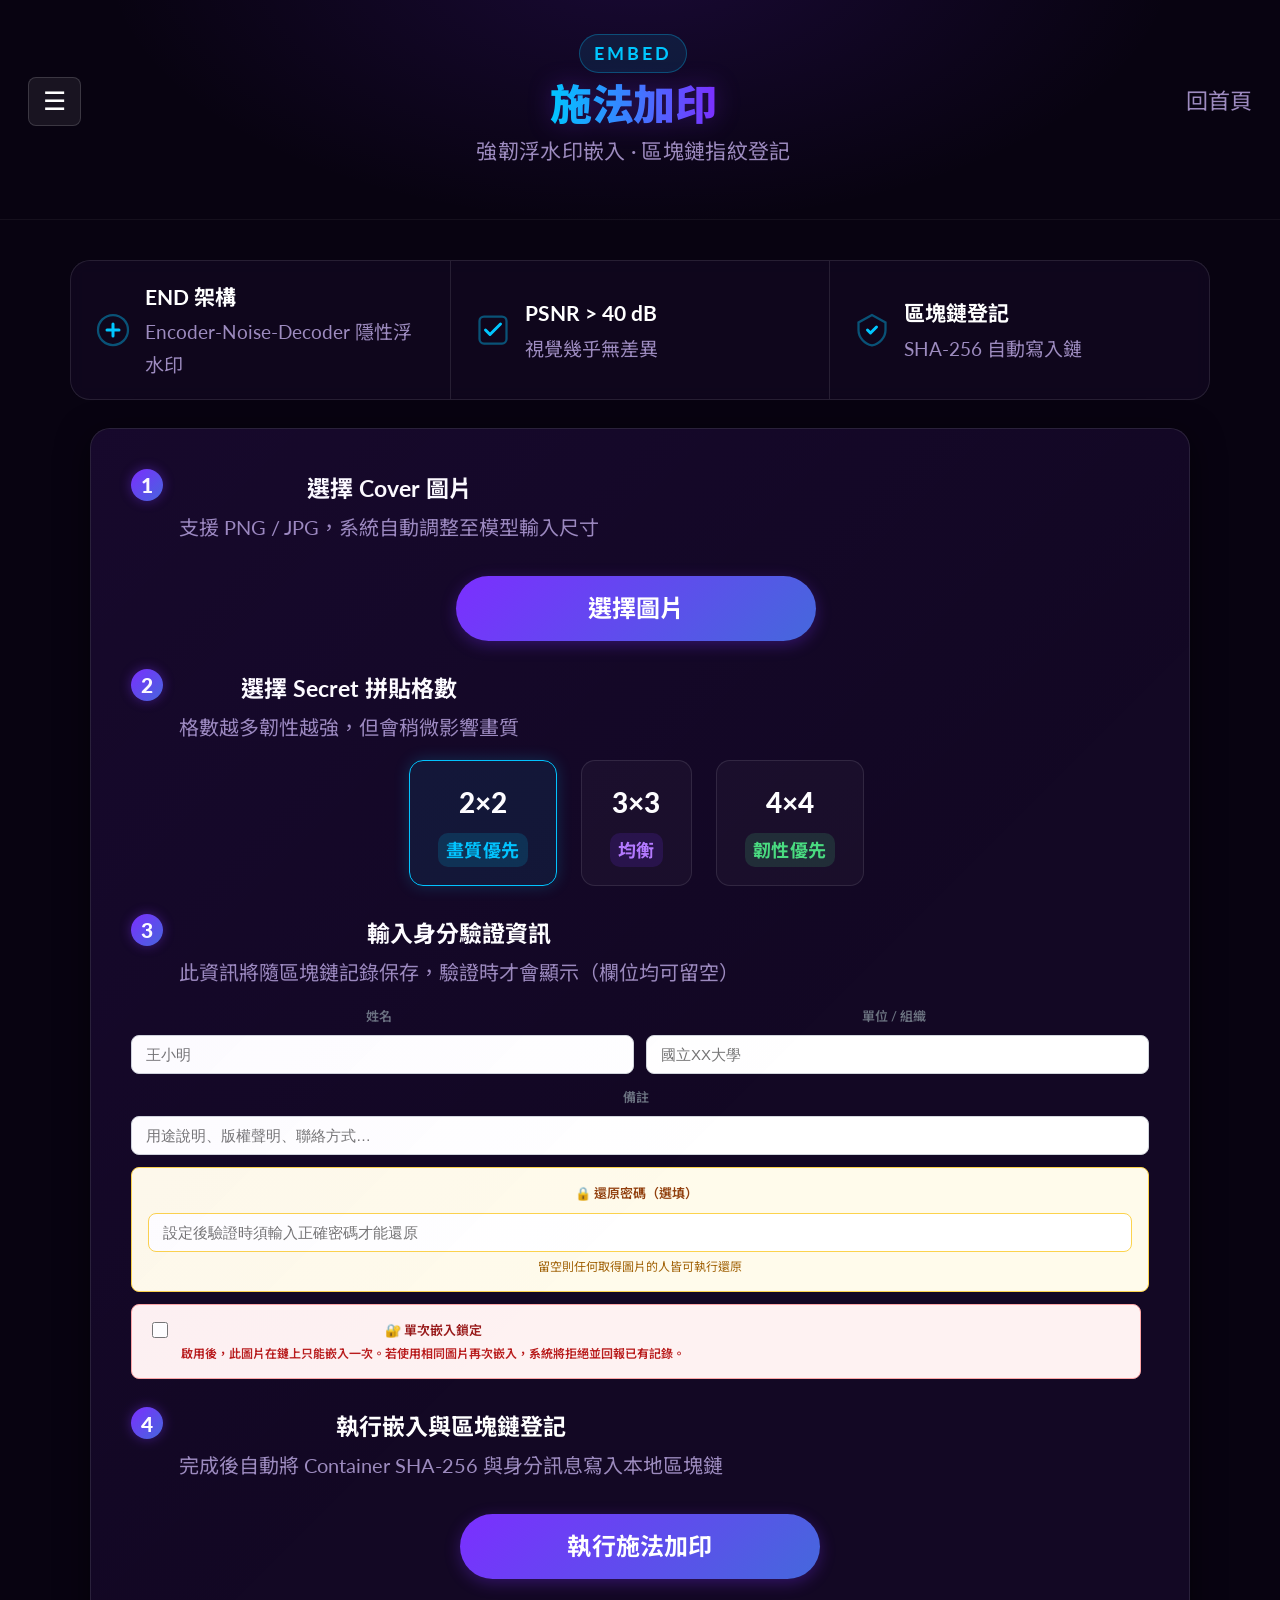
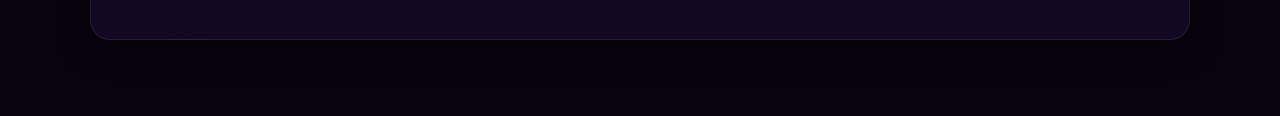
<file: project_root/frontend/watermark.html>
<!DOCTYPE html>
<html lang="zh-Hant">
<head>
  <meta charset="UTF-8" />
  <title>施法加印｜照妖鏡</title>
  <meta name="viewport" content="width=device-width, initial-scale=1" />
  <script defer src="main.js"></script>
  <link rel="preconnect" href="https://fonts.googleapis.com">
  <link rel="preconnect" href="https://fonts.gstatic.com" crossorigin>
  <link href="https://fonts.googleapis.com/css2?family=Lato:wght@400;700;900&family=Noto+Sans+TC:wght@400;500;700&display=swap" rel="stylesheet">
  <link rel="stylesheet" href="style.css">
</head>
<body class="wm-page">

  <!-- 頁首 -->
  <header class="page-hero">
    <div class="page-hero-nav">
      <div class="dropdown">
        <button class="dropbtn" onclick="toggleMenu()" aria-label="展開選單">&#9776;</button>
        <div class="dropdown-content" id="dropdownMenu">
          <a href="restore.html">照出真身</a>
          <a href="verify.html">驗證身分</a>
        </div>
      </div>
      <div class="page-hero-title-wrap">
        <span class="page-hero-badge embed-badge">EMBED</span>
        <h1>施法加印</h1>
        <p class="page-hero-sub">強韌浮水印嵌入 · 區塊鏈指紋登記</p>
      </div>
      <a href="index.html" class="mirror-home">回首頁</a>
    </div>
  </header>

  <main class="tool-section container">

    <!-- 說明卡 -->
    <div class="info-strip">
      <div class="info-strip-item">
        <div class="info-strip-icon">
          <svg viewBox="0 0 24 24" fill="none"><circle cx="12" cy="12" r="10" stroke="currentColor" stroke-width="1.5" opacity=".4"/><path d="M8 12h8M12 8v8" stroke="currentColor" stroke-width="2" stroke-linecap="round"/></svg>
        </div>
        <div>
          <div class="info-strip-label">END 架構</div>
          <div class="info-strip-desc">Encoder-Noise-Decoder 隱性浮水印</div>
        </div>
      </div>
      <div class="info-strip-item">
        <div class="info-strip-icon">
          <svg viewBox="0 0 24 24" fill="none"><rect x="3" y="3" width="18" height="18" rx="3" stroke="currentColor" stroke-width="1.5" opacity=".4"/><path d="M7 12l3 3 7-7" stroke="currentColor" stroke-width="2" stroke-linecap="round" stroke-linejoin="round"/></svg>
        </div>
        <div>
          <div class="info-strip-label">PSNR &gt; 40 dB</div>
          <div class="info-strip-desc">視覺幾乎無差異</div>
        </div>
      </div>
      <div class="info-strip-item">
        <div class="info-strip-icon">
          <svg viewBox="0 0 24 24" fill="none"><path d="M12 2L3 7v5c0 5 4 9.3 9 10.3C17 21.3 21 17 21 12V7l-9-5z" stroke="currentColor" stroke-width="1.5" opacity=".4"/><path d="M9 12l2 2 4-4" stroke="currentColor" stroke-width="2" stroke-linecap="round" stroke-linejoin="round"/></svg>
        </div>
        <div>
          <div class="info-strip-label">區塊鏈登記</div>
          <div class="info-strip-desc">SHA-256 自動寫入鏈</div>
        </div>
      </div>
    </div>

    <!-- 操作卡 -->
    <div class="tool-card tool-card-accent-embed">

      <!-- 步驟 1 -->
      <div class="tool-step">
        <div class="tool-step-num">1</div>
        <div class="tool-step-content">
          <div class="tool-step-title">選擇 Cover 圖片</div>
          <div class="tool-step-desc">支援 PNG / JPG，系統自動調整至模型輸入尺寸</div>
        </div>
      </div>

      <div class="action-row">
        <label id="uploadLabel" for="singleCover" class="upload-as-btn">選擇圖片</label>
      </div>
      <input type="file" id="singleCover" accept="image/*" class="input-file-hidden" />
      <img id="singlePreview" alt="預覽圖" class="image-preview" style="display:none;" />

      <!-- 步驟 2 -->
      <div class="tool-step" style="margin-top:28px;">
        <div class="tool-step-num">2</div>
        <div class="tool-step-content">
          <div class="tool-step-title">選擇 Secret 拼貼格數</div>
          <div class="tool-step-desc">格數越多韌性越強，但會稍微影響畫質</div>
        </div>
      </div>

      <div class="grid-select-wrap">
        <label class="grid-opt">
          <input type="radio" name="secretGridRadio" value="2" checked>
          <div class="grid-opt-card">
            <div class="grid-opt-num">2×2</div>
            <div class="grid-opt-tag quality">畫質優先</div>
          </div>
        </label>
        <label class="grid-opt">
          <input type="radio" name="secretGridRadio" value="3">
          <div class="grid-opt-card">
            <div class="grid-opt-num">3×3</div>
            <div class="grid-opt-tag balance">均衡</div>
          </div>
        </label>
        <label class="grid-opt">
          <input type="radio" name="secretGridRadio" value="4">
          <div class="grid-opt-card">
            <div class="grid-opt-num">4×4</div>
            <div class="grid-opt-tag robust">韌性優先</div>
          </div>
        </label>
        <!-- 隱藏 select 供原有 JS 讀取 -->
        <select id="secretGrid" style="display:none;" aria-hidden="true">
          <option value="4">4×4</option>
          <option value="3">3×3</option>
          <option value="2" selected>2×2</option>
        </select>
      </div>

      <!-- 步驟 3 -->
      <div class="tool-step" style="margin-top:28px;">
        <div class="tool-step-num">3</div>
        <div class="tool-step-content">
          <div class="tool-step-title">輸入身分驗證資訊</div>
          <div class="tool-step-desc">此資訊將隨區塊鏈記錄保存，驗證時才會顯示（欄位均可留空）</div>
        </div>
      </div>

      <div style="display:flex; flex-direction:column; gap:12px; margin-top:4px;">
        <div style="display:grid; grid-template-columns:1fr 1fr; gap:12px;">
          <div>
            <label style="font-size:13px; color:#6b7280; display:block; margin-bottom:4px;">姓名</label>
            <input type="text" id="identityName" placeholder="王小明"
              style="padding:10px 14px; border:1px solid #d1d5db; border-radius:8px; font-size:15px; width:100%; box-sizing:border-box;" />
          </div>
          <div>
            <label style="font-size:13px; color:#6b7280; display:block; margin-bottom:4px;">單位 / 組織</label>
            <input type="text" id="identityUnit" placeholder="國立XX大學"
              style="padding:10px 14px; border:1px solid #d1d5db; border-radius:8px; font-size:15px; width:100%; box-sizing:border-box;" />
          </div>
        </div>
        <div>
          <label style="font-size:13px; color:#6b7280; display:block; margin-bottom:4px;">備註</label>
          <input type="text" id="identityNote" placeholder="用途說明、版權聲明、聯絡方式…"
            style="padding:10px 14px; border:1px solid #d1d5db; border-radius:8px; font-size:15px; width:100%; box-sizing:border-box;" />
        </div>
        <div style="padding:14px 16px; background:#fffbeb; border:1px solid #fcd34d; border-radius:8px;">
          <label style="font-size:13px; color:#92400e; display:block; margin-bottom:4px; font-weight:600;">🔒 還原密碼（選填）</label>
          <input type="password" id="identityPassword" placeholder="設定後驗證時須輸入正確密碼才能還原"
            style="padding:10px 14px; border:1px solid #fcd34d; border-radius:8px; font-size:15px; width:100%; box-sizing:border-box;" />
          <div style="font-size:12px; color:#a16207; margin-top:5px;">留空則任何取得圖片的人皆可執行還原</div>
        </div>
        <label style="display:flex; align-items:flex-start; gap:10px; padding:14px 16px; background:#fef2f2; border:1px solid #fca5a5; border-radius:8px; cursor:pointer;">
          <input type="checkbox" id="singleEmbedCheck" style="margin-top:3px; accent-color:#dc2626; width:16px; height:16px; flex-shrink:0;" />
          <div>
            <div style="font-size:13px; color:#991b1b; font-weight:600;">🔐 單次嵌入鎖定</div>
            <div style="font-size:12px; color:#b91c1c; margin-top:3px;">啟用後，此圖片在鏈上只能嵌入一次。若使用相同圖片再次嵌入，系統將拒絕並回報已有記錄。</div>
          </div>
        </label>
      </div>

      <!-- 步驟 4 -->
      <div class="tool-step" style="margin-top:28px;">
        <div class="tool-step-num">4</div>
        <div class="tool-step-content">
          <div class="tool-step-title">執行嵌入與區塊鏈登記</div>
          <div class="tool-step-desc">完成後自動將 Container SHA-256 與身分訊息寫入本地區塊鏈</div>
        </div>
      </div>

      <div class="action-row">
        <a id="singleEmbedBtn" class="cta-btn">執行施法加印</a>
      </div>

      <div id="wmEmbedSpinner" class="spinner" style="display:none;">處理中…</div>
      <div id="wmEmbedResp" class="response" role="status" aria-live="polite"></div>
    </div>

    <!-- 結果卡 -->
    <div id="imageResults1" class="tool-card image-results" style="display:none;">
      <h2 style="margin-top:0;">嵌入結果</h2>
      <div class="result-row">
        <div class="result-block">
          <p class="result-label">已嵌入浮水印的圖片（Container）</p>
          <img id="imgContainer" class="zoomable" style="display:none;" alt="隱寫圖片" />
          <div style="margin-top:20px;">
            <a id="downloadContainer" href="#" class="cta-btn" style="display:none;">下載 Container</a>
          </div>
        </div>
        <div class="result-block">
          <p class="result-label">藏入的 Secret（自動生成拼貼）</p>
          <img id="imgSecret" class="zoomable" style="display:none;" alt="Secret 小圖" />
        </div>
      </div>
      <div class="download-row" id="downloadRow1" style="display:none; justify-content:center; margin-top:24px;">
        <a id="btn27037" class="cta-btn disabled" href="#" style="display:none;" aria-label="開啟 27037 檢視頁">建立報告中…</a>
      </div>
    </div>

  </main>

  <!-- 上傳提醒 -->
  <div id="noticeModal" class="modal" aria-hidden="true" aria-modal="true" role="dialog" aria-labelledby="noticeTitle" style="display:none;">
    <div class="modal-wrapper">
      <div class="modal-card">
        <button class="close" id="noticeClose" aria-label="關閉">×</button>
        <h3 id="noticeTitle" class="modal-title">提醒：上傳檔案之資料處理</h3>
        <div class="modal-body">
          您上傳的影像可能包含個人資料（例如臉部特徵）。我們僅於本服務中處理用於修復與驗證之目的，
          並依據本站隱私權政策與服務條款辦理。
        </div>
        <div class="modal-actions">
          <button id="noticeContinue" class="cta-btn">繼續</button>
        </div>
      </div>
    </div>
  </div>

  <!-- Zoom Modal -->
  <div id="imageModal" class="modal" role="dialog" aria-modal="true" aria-label="圖片放大檢視" style="display:none;">
    <div class="modal-wrapper">
      <div class="modal-card" style="max-width:860px;">
        <button class="close" onclick="closeModal()" aria-label="關閉">×</button>
        <img class="modal-content" id="modalImage" alt="Zoom" style="max-height:75vh;display:block;margin:0 auto;" />
        <div class="zoom-controls" style="display:flex;justify-content:center;gap:10px;margin-top:20px;">
          <button type="button" onclick="zoomIn()" class="cta-btn secondary">＋</button>
          <button type="button" onclick="zoomOut()" class="cta-btn secondary">－</button>
          <button type="button" onclick="resetZoom()" class="cta-btn secondary">原尺寸</button>
        </div>
      </div>
    </div>
  </div>

  <!-- 格數提示 Modal -->
  <div id="gridHintModal" class="modal" aria-hidden="true" role="dialog" aria-labelledby="gridHintTitle" style="display:none;">
    <div class="modal-wrapper">
      <div class="modal-card">
        <button class="close" onclick="closeGridHint()" aria-label="關閉">×</button>
        <h3 id="gridHintTitle" class="modal-title">嵌入格數說明</h3>
        <div id="gridHintText" class="modal-body" style="margin-top:6px;"></div>
        <div class="modal-actions">
          <button id="gridHintCancel" class="cta-btn secondary">取消</button>
          <button id="gridHintOK" class="cta-btn">了解，開始</button>
        </div>
      </div>
    </div>
  </div>

  <script>
  // 讓 radio 同步到隱藏 select（供原有 JS 讀取）
  document.querySelectorAll('input[name="secretGridRadio"]').forEach(function(r){
    r.addEventListener('change', function(){
      var sel = document.getElementById('secretGrid');
      if(sel) sel.value = r.value;
    });
  });
  </script>

  <script>
  function $(id){ return document.getElementById(id); }
  function show(el){ if(el) el.style.display="inline-block"; }
  function showBlock(el){ if(el) el.style.display="block"; }
  function hide(el){ if(el) el.style.display="none"; }
  function setMsg(id, msg, err){ if(err===undefined) err=false; var el=$(id); if(!el) return; el.textContent=msg||""; el.className="response "+(err?"error":(msg?"success":"")); }
  function ensureAbsoluteWM(url){ if(!url) return url; if(/^https?:\/\//i.test(url)||/^data:/i.test(url)) return url; if(url.startsWith("/")) return WM_API_BASE+url; if(/^(open|dl|files)\//i.test(url)) return WM_API_BASE+"/"+url; return url; }
  function pathToOpenImageURL(p){
    if(!p) return "";
    if(/^https?:\/\//i.test(p)||/^data:/i.test(p)) return p;
    try{
      var m0=p.match(/\/open\/image\/([^/]+)\/([^/]+\.png)/i); if(m0) return WM_API_BASE+"/open/image/"+encodeURIComponent(m0[1])+"/"+encodeURIComponent(m0[2]);
      var m1=p.match(/\/forensics_runs\/([^/]+)\/([^/]+\.png)/i); if(m1) return WM_API_BASE+"/open/image/"+encodeURIComponent(m1[1])+"/"+encodeURIComponent(m1[2]);
      var m2=p.match(/\\forensics_runs\\([^\\]+)\\([^\\]+\.png)/i); if(m2) return WM_API_BASE+"/open/image/"+encodeURIComponent(m2[1])+"/"+encodeURIComponent(m2[2]);
    }catch(e){}
    return ensureAbsoluteWM(p);
  }
  function toDownloadURL(url){
    try{
      if(!url) return url; url=ensureAbsoluteWM(url);
      if(/^data:/i.test(url)) return url;
      var m=url.match(/\/open\/image\/([^/]+)\/([^/]+\.[a-zA-Z0-9]+)/i);
      if(m) return WM_API_BASE+"/dl/image/"+encodeURIComponent(m[1])+"/"+encodeURIComponent(m[2]);
    }catch(e){} return url;
  }
  function _parseContentDispositionFilename(cd){
    if(!cd||typeof cd!=="string") return null;
    try{
      var mStar=cd.match(/filename\*\s*=\s*([^']*)''([^;]+)/i); if(mStar) return decodeURIComponent(mStar[2].trim().replace(/^"(.*)"$/,"$1"));
      var m=cd.match(/filename\s*=\s*"([^"]+)"/i)||cd.match(/filename\s*=\s*([^;]+)/i); if(m) return m[1].trim().replace(/^"(.*)"$/,"$1");
    }catch(e){} return null;
  }
  async function forceDownload(url, filename){
    if(!url) return;
    if(/^data:/i.test(url)){
      var a=document.createElement("a"); a.href=url; a.download=filename||"download"; document.body.appendChild(a); a.click(); a.remove(); return;
    }
    try{
      var res=await fetch(url,{mode:"cors",credentials:"include",cache:"no-store"});
      if(!res.ok) throw new Error("HTTP "+res.status);
      var blob=await res.blob();
      var cd=res.headers.get("content-disposition")||res.headers.get("Content-Disposition");
      var serverName=_parseContentDispositionFilename(cd);
      var isDL=/\/dl\/image\//i.test(url);
      var finalName=serverName||(isDL?null:filename)||(url.split("/").pop()||"download");
      var objURL=URL.createObjectURL(blob);
      var a=document.createElement("a"); a.href=objURL; if(finalName) a.download=finalName; document.body.appendChild(a); a.click(); a.remove(); URL.revokeObjectURL(objURL);
    }catch(e){ window.open(url,"*blank","noopener"); }
  }
  function bindImageDownloads(){
    [{id:"downloadContainer",fallbackName:null}].forEach(function(cfg){
      var el=document.getElementById(cfg.id); if(!el) return;
      var clone=el.cloneNode(true); el.parentNode.replaceChild(clone,el);
      clone.addEventListener("click",async function(e){
        var href=clone.getAttribute("href"); if(!href||clone.classList.contains("disabled")) return;
        e.preventDefault();
        var nameAttr=clone.getAttribute("download");
        var name=(typeof nameAttr==="string"&&nameAttr.length)?nameAttr:(cfg.fallbackName||null);
        await forceDownload(toDownloadURL(ensureAbsoluteWM(href)),name);
      });
    });
  }

  document.getElementById("singleCover").addEventListener("change", function(e){
    var f=e.target.files && e.target.files[0];
    var p=document.getElementById("singlePreview");
    if(!f||!p){ hide(p); return; }
    var r=new FileReader();
    r.onload=function(ev){ p.src=ev.target.result; showBlock(p); };
    r.readAsDataURL(f);

    hide(document.getElementById("imageResults1")); hide(document.getElementById("imgContainer")); hide(document.getElementById("imgSecret"));
    hide(document.getElementById("downloadContainer"));
    resetReportButtons(); setMsg("wmEmbedResp","");
  });

  function resetReportButtons(){
    var row=document.getElementById("downloadRow1"); if(row) hide(row);
    var b1=document.getElementById("btn27037");
    if(b1){
      b1.classList.add("disabled");
      b1.removeAttribute("href"); b1.removeAttribute("target"); b1.removeAttribute("rel");
      b1.setAttribute("tabindex","-1"); b1.textContent="建立報告中…"; hide(b1);
    }
  }

  function _appendTilesHints(fd,grid){
    var n=parseInt(grid,10); if([2,3,4].indexOf(n)===-1) return;
    var count=n*n;
    fd.append("secret_grid",String(n));
    fd.append("secret_tiles_hint",n+"x"+n);
    fd.append("tiles_hint",n+"x"+n);
    fd.append("hint_grid",String(n));
    fd.append("secret_grid_hint",String(n));
    fd.append("hint_secret_tiles",String(count));
    fd.append("hint_secret_count",String(count));
  }

  var _pollTimer27037=null,_pollAbort=null;
  function _extractReportURL(obj){
    if(!obj) return "";
    var c=(typeof obj==="string")?{url:obj}:obj;
    return ensureAbsoluteWM(c.report_http_url||c.report_url||c.report||c.url||"");
  }
  function _enableReportButton(url){
    var btn=document.getElementById("btn27037"),row=document.getElementById("downloadRow1"); if(!btn||!row) return;
    btn.href=url; btn.textContent="開啟 27037 檢視頁";
    btn.classList.remove("disabled"); btn.removeAttribute("tabindex");
    btn.target="_blank"; btn.rel="noopener"; show(btn); showBlock(row);
  }
  function _showBuildingReport(){
    var btn=document.getElementById("btn27037"),row=document.getElementById("downloadRow1"); if(!btn||!row) return;
    btn.textContent="建立報告中…";
    btn.classList.add("disabled");
    btn.removeAttribute("href"); btn.removeAttribute("target"); btn.removeAttribute("rel");
    show(btn); showBlock(row);
  }
  async function startPolling27037(hints){
    if(!hints) hints={};
    _showBuildingReport();
    if(_pollTimer27037){ clearInterval(_pollTimer27037); _pollTimer27037=null; }
    if(_pollAbort){ try{_pollAbort.abort();}catch(e){} _pollAbort=null; }
    var t0=Date.now();
    _pollAbort=new AbortController();
    async function once(){
      try{
        var qs=new URLSearchParams();
        if(hints.case_id) qs.set("case_id",String(hints.case_id));
        if(hints.job_id)  qs.set("job_id", String(hints.job_id));
        var url=WM_API_BASE+"/27037/latest"+(qs.toString()?("?"+qs.toString()):"");
        var res=await fetch(url,{signal:_pollAbort.signal,cache:"no-store"});
        if(!res.ok) return;
        var data=await res.json().catch(function(){return{};});
        var repURL=_extractReportURL(data);
        if(repURL){
          _enableReportButton(repURL);
          clearInterval(_pollTimer27037); _pollTimer27037=null;
          try{_pollAbort.abort();}catch(e){}
        }
      }catch(e){}
      if(Date.now()-t0>120000){ clearInterval(_pollTimer27037); _pollTimer27037=null; }
    }
    await once(); _pollTimer27037=setInterval(once,2000);
  }

  function openGridHintAndConfirm(){
    var n=parseInt((document.getElementById("secretGrid")||{value:"2"}).value,10);
    var modal=document.getElementById("gridHintModal");
    document.getElementById("gridHintText").innerHTML =
      '<div style="margin:4px 0 10px;">目前選擇：<b>'+n+'×'+n+'</b></div>'+
      '<div style="margin:6px 0;"><b>2×2</b>：畫質較高、藏入更自然<div style="margin-left:1.75em;">但遇到大面積破壞／裁切時，還原成功率較低。</div></div>'+
      '<div style="margin:6px 0;"><b>3×3</b>：畫質與韌性折衷<div style="margin-left:1.75em;">多數情境下有不錯的穩定度。</div></div>'+
      '<div style="margin:6px 0;"><b>4×4</b>：韌性最高<div style="margin-left:1.75em;">較能抵擋大區塊破壞／壓縮，但畫質較差。</div></div>'+
      '<div style="margin-top:10px;">是否以目前格數開始施法加印？</div>';
    modal.style.display="block"; modal.setAttribute("aria-hidden","false");
    var ok=document.getElementById("gridHintOK"), cancel=document.getElementById("gridHintCancel");
    function onOK(){ cleanup(); closeGridHint(); runEmbedSingle(); }
    function onCancel(){ cleanup(); closeGridHint(); }
    function cleanup(){ ok.removeEventListener("click",onOK); cancel.removeEventListener("click",onCancel); }
    ok.addEventListener("click",onOK); cancel.addEventListener("click",onCancel);
  }
  function closeGridHint(){ var m=document.getElementById("gridHintModal"); if(m){ m.style.display="none"; m.setAttribute("aria-hidden","true"); } }

  var _embedding = false;

  async function runEmbedSingle(){
    if(_embedding) return;
    var file = (document.getElementById("singleCover")?.files?.[0]) || null;
    if(!file){ setMsg("wmEmbedResp","請先選擇一張圖片。",true); return; }

    _embedding = true;
    var embedBtn=document.getElementById("singleEmbedBtn");
    if(embedBtn){ embedBtn.style.pointerEvents="none"; embedBtn.style.opacity="0.6"; }

    showBlock(document.getElementById("wmEmbedSpinner"));
    setMsg("wmEmbedResp",""); resetReportButtons();

    try{
      var fd=new FormData(); fd.append("cover", file);
      var gridVal=parseInt((document.getElementById("secretGrid")||{value:"2"}).value,10);
      _appendTilesHints(fd, gridVal);
      var idName =(document.getElementById("identityName")    ||{value:""}).value.trim();
      var idUnit =(document.getElementById("identityUnit")    ||{value:""}).value.trim();
      var idNote =(document.getElementById("identityNote")    ||{value:""}).value.trim();
      var idPw         =(document.getElementById("identityPassword") ||{value:""}).value.trim();
      var singleEmbed  =(document.getElementById("singleEmbedCheck")||{checked:false}).checked;
      if(idName)      fd.append("identity_name", idName);
      if(idUnit)      fd.append("identity_unit", idUnit);
      if(idNote)      fd.append("identity_note", idNote);
      if(idPw)        fd.append("password",      idPw);
      if(singleEmbed) fd.append("single_embed",  "1");

      var res=await fetch(WM_API_BASE+"/wm/embed",{method:"POST",body:fd,mode:"cors"});
      if(!res.ok){
        var errData={}; try{ errData=await res.json(); }catch(e){}
        if(errData.detail==="cover_already_embedded"){
          var ts=errData.existing_timestamp ? new Date(errData.existing_timestamp*1000).toLocaleString('zh-TW') : '';
          var msg="🔐 單次嵌入鎖定：此圖片已於鏈上登記，無法重複嵌入。";
          if(ts) msg+="\n首次嵌入時間："+ts;
          if(errData.existing_job_id) msg+="\nJob ID："+errData.existing_job_id;
          setMsg("wmEmbedResp", msg, true);
          hide(document.getElementById("wmEmbedSpinner")); return;
        }
        var t=errData.error||errData.reason||("HTTP "+res.status);
        throw new Error(t);
      }

      var ct=(res.headers.get("content-type")||"").toLowerCase();

      if(ct.indexOf("image/")===0){
        var blob=await res.blob();
        var url=URL.createObjectURL(blob);
        var stem=(file.name||"image").replace(/\.[^.]+$/,"");
        var cidTag=String(Date.now());

        document.getElementById("imgContainer").src=url; show(document.getElementById("imgContainer"));
        var dlC=document.getElementById("downloadContainer"); dlC.href=url; dlC.download=stem+"_"+cidTag+"_wm.png"; show(dlC);
        bindImageDownloads();

        showBlock(document.getElementById("imageResults1")); hide(document.getElementById("singlePreview"));
        setMsg("wmEmbedResp","完成，已寫入區塊鏈"+(singleEmbed?" 🔐（單次嵌入鎖定已啟用）":""));
        startPolling27037({});
        if(typeof bindZoomToNewImages==="function") bindZoomToNewImages();
        hide(document.getElementById("wmEmbedSpinner")); return;
      }

      if(ct.indexOf("application/json")===-1){
        var txt=await res.text(); throw new Error("未知回應格式："+txt.slice(0,160)+"...");
      }

      var data=await res.json();
      if(!(data&&(data.ok||data.status==="ok"))){
        var parts=[]; if(data&&data.error) parts.push("錯誤："+data.error);
        if(data&&data.stderr) parts.push("stderr 尾端："+String(data.stderr).slice(-500));
        if(data&&data.stdout) parts.push("stdout 尾端："+String(data.stdout).slice(-500));
        setMsg("wmEmbedResp",(parts.join("\n\n")||"處理失敗"),true);
        attachReportButtons(data); hide(document.getElementById("wmEmbedSpinner")); return;
      }

      var containerViewUrl=data.container_dataurl||data.container||(data.images&&data.images.container?pathToOpenImageURL(data.images.container):null);
      var secretUrl=data.secret_dataurl||data.secret_tiled_dataurl||(data.images&&data.images.secret_in?pathToOpenImageURL(data.images.secret_in):null);
      containerViewUrl=ensureAbsoluteWM(containerViewUrl); secretUrl=ensureAbsoluteWM(secretUrl);

      if(containerViewUrl){ document.getElementById("imgContainer").src=containerViewUrl; show(document.getElementById("imgContainer")); }
      if(secretUrl){ document.getElementById("imgSecret").src=secretUrl; show(document.getElementById("imgSecret")); }

      var stem2=(file.name||"image").replace(/\.[^.]+$/,"");
      var cidTag2=(data&&data.case_id?String(data.case_id).replace(/[^A-Za-z0-9_-]+/g,"").slice(-8):String(Date.now()));
      var containerDlUrl=ensureAbsoluteWM(data.download_url)||(containerViewUrl?toDownloadURL(containerViewUrl):null);
      var containerDlName=data.download_name||null;
      if(containerDlUrl){
        var dlC2=document.getElementById("downloadContainer");
        dlC2.href=containerDlUrl;
        var isDL=/\/dl\/image\//i.test(containerDlUrl);
        if(containerDlName){ dlC2.download=containerDlName; }
        else if(!isDL){ dlC2.download=stem2+"_"+cidTag2+"_wm.png"; }
        else { dlC2.removeAttribute("download"); }
        show(dlC2);
      }

      // 顯示區塊鏈資訊
      if(data.blockchain){
        var bc=data.blockchain;
        setMsg("wmEmbedResp","完成，已寫入區塊鏈 Block #"+bc.block_index+"　Hash："+bc.block_hash.slice(0,16)+"…"+(singleEmbed?" 🔐（單次嵌入鎖定已啟用）":""));
      } else {
        setMsg("wmEmbedResp","完成");
      }

      bindImageDownloads(); attachReportButtons(data);
      showBlock(document.getElementById("imageResults1")); hide(document.getElementById("singlePreview"));

      var immediateReport=_extractReportURL(data);
      if(immediateReport){ _enableReportButton(immediateReport); }
      else{ startPolling27037({case_id:(data&&data.case_id),job_id:(data&&(data.job_id||data.report_job_id))}); }

    }catch(err){
      var hint="無法連線後端（5001）。";
      if(location.protocol==="https:"&&WM_API_BASE.indexOf("http://")===0){ hint+="（前端 HTTPS、後端 HTTP）"; }
      setMsg("wmEmbedResp",hint+"\n詳細："+err.message,true);
    }finally{
      hide(document.getElementById("wmEmbedSpinner"));
      _embedding = false;
      if(embedBtn){ embedBtn.style.pointerEvents=""; embedBtn.style.opacity=""; }
    }
  }
  document.getElementById("singleEmbedBtn").addEventListener("click", openGridHintAndConfirm);

  function attachReportButtons(data){
    var row=document.getElementById("downloadRow1");
    var reportHref=_extractReportURL(data);
    if(reportHref){ _enableReportButton(reportHref); } else { _showBuildingReport(); }
    showBlock(row);
  }

  document.addEventListener("DOMContentLoaded", function(){
    bindImageDownloads();
    bindZoomToNewImages();
    document.addEventListener("keydown", function(e){
      if(e.key==="Escape"){
        if(typeof closeModal==="function") closeModal();
        closeGridHint();
      }
    });
  });
  </script>

  <script>
  (function () {
    const fileInput=document.getElementById('singleCover');
    const uploadLbl=document.getElementById('uploadLabel');
    const modal=document.getElementById('noticeModal');
    const btnX=document.getElementById('noticeClose');
    const btnOk=document.getElementById('noticeContinue');
    if(!fileInput||!modal||!uploadLbl) return;

    const openNotice=()=>{ modal.style.display='block'; modal.setAttribute('aria-hidden','false'); };
    const closeNotice=()=>{ modal.style.display='none';  modal.setAttribute('aria-hidden','true');  };

    uploadLbl.addEventListener('click',function(e){ e.preventDefault(); openNotice(); });
    btnOk && btnOk.addEventListener('click',function(){ closeNotice(); setTimeout(()=>fileInput.click(),0); });
    btnX  && btnX.addEventListener('click',closeNotice);
    document.addEventListener('keydown',e=>{ if(e.key==='Escape' && modal.style.display==='block') closeNotice(); });
  })();
  </script>

</body>
</html>
</file>
<file: project_root/frontend/style.css>
/* ================================================================
   style.css — 照妖鏡 共用樣式
   ================================================================ */

/* ---- 核心 CSS 變數 ---- */
:root {
  --bg-body:        #080311;
  --bg-nav:         rgba(8, 3, 17, 0.80);
  --bg-card:        rgba(22, 10, 40, 0.85);
  --bg-input:       rgba(255, 255, 255, 0.06);
  --text-main:      #f0ecff;
  --text-sub:       #9d8bbf;
  --brand-gradient: linear-gradient(90deg, #00c6ff 0%, #7b2fff 100%);
  --btn-gradient:   linear-gradient(135deg, #7b2fff 0%, #4568dc 100%);
  --btn-gradient-hover: linear-gradient(135deg, #9d50ff 0%, #5a82ff 100%);
  --accent-glow:    #a200ff;
  --accent-cyan:    #00c6ff;
  --border-color:   rgba(255, 255, 255, 0.10);
  --border-glow:    rgba(162, 0, 255, 0.35);
  --shadow-card:    0 8px 32px rgba(0, 0, 0, 0.55);
  --shadow-glow:    0 0 20px rgba(123, 47, 255, 0.25);
  --fs-bump:        8px;
  --container-max:  1140px;
  --radius-card:    20px;
  --radius-btn:     50px;
}

* { box-sizing: border-box; }
html { scroll-behavior: smooth; }

/* ---- 基礎 body ---- */
body {
  margin: 0;
  font-family: 'Lato', 'Noto Sans TC', sans-serif;
  color: var(--text-main);
  background-color: var(--bg-body);
  background-image:
    radial-gradient(ellipse 80% 50% at 50% -10%, rgba(123, 47, 255, 0.18) 0%, transparent 60%),
    radial-gradient(ellipse 60% 40% at 80% 80%, rgba(0, 198, 255, 0.07) 0%, transparent 55%);
  background-attachment: fixed;
  line-height: 1.7;
  font-size: 24px;
}

/* ---- 功能頁 body ---- */
body.wm-page {
  background-color: var(--bg-body) !important;
  background-image:
    radial-gradient(ellipse 70% 50% at 50% -5%, rgba(123, 47, 255, 0.15) 0%, transparent 60%);
  font-size: calc(16px + var(--fs-bump));
}

.container { max-width: var(--container-max); margin: 0 auto; padding: 0 24px; }


/* ================================================================
   首頁導覽列
   ================================================================ */
nav {
  position: sticky;
  top: 0;
  z-index: 1000;
  background: var(--bg-nav);
  backdrop-filter: blur(16px) saturate(180%);
  -webkit-backdrop-filter: blur(16px) saturate(180%);
  border-bottom: 1px solid rgba(255, 255, 255, 0.06);
  padding: 14px 32px;
  display: flex;
  justify-content: space-between;
  align-items: center;
  transition: background 0.3s;
}
nav.nav-solid {
  background: rgba(8, 3, 17, 0.96);
  border-bottom-color: rgba(123, 47, 255, 0.2);
}

.nav-logo {
  font-size: 28px;
  font-weight: 900;
  color: #fff;
  text-decoration: none;
  letter-spacing: 0.5px;
  background: var(--brand-gradient);
  background-clip: text;
  -webkit-background-clip: text;
  -webkit-text-fill-color: transparent;
  filter: drop-shadow(0 0 12px rgba(123, 47, 255, 0.45));
}

.nav-links { display: flex; gap: 4px; flex-wrap: wrap; align-items: center; }
.nav-links a {
  text-decoration: none;
  color: var(--text-sub);
  font-weight: 500;
  font-size: calc(15px + var(--fs-bump));
  padding: 7px 18px;
  border-radius: var(--radius-btn);
  transition: all 0.25s ease;
  letter-spacing: 0.2px;
}
.nav-links a:hover {
  color: #fff;
  background: rgba(123, 47, 255, 0.18);
}
.menu-toggle {
  display: none;
  background: rgba(255,255,255,0.08);
  border: 1px solid rgba(255,255,255,0.12);
  border-radius: 8px;
  color: #fff;
  font-size: 20px;
  padding: 6px 12px;
  cursor: pointer;
  transition: background 0.2s;
}
.menu-toggle:hover { background: rgba(255,255,255,0.15); }


/* ================================================================
   首頁 Hero（video 版）
   ================================================================ */
.hero {
  width: 100%;
  padding: 56px 24px 48px;
  display: flex;
  flex-direction: column;
  align-items: center;
  gap: 48px;
}
.hero-video-wrap {
  position: relative;
  width: 90%;
  max-width: 1200px;
  border-radius: 24px;
  overflow: hidden;
  box-shadow:
    0 0 0 1px rgba(123, 47, 255, 0.25),
    0 24px 80px rgba(0, 0, 0, 0.5),
    0 0 60px rgba(123, 47, 255, 0.12);
}
.hero-video-wrap video {
  width: 100%;
  height: auto;
  display: block;
  object-fit: cover;
}
.hero-overlay {
  position: absolute;
  inset: 0;
  background: linear-gradient(
    to bottom,
    rgba(8, 3, 17, 0.15),
    rgba(8, 3, 17, 0.15)
  );
}


/* ================================================================
   Hero 文字疊層
   ================================================================ */
.hero-text {
  display: flex;
  flex-direction: column;
  align-items: center;
  text-align: center;
  padding: 0 24px;
  max-width: 720px;
  width: 100%;
}
.hero-badge {
  display: inline-block;
  font-size: calc(11px + var(--fs-bump));
  font-weight: 700;
  letter-spacing: 3px;
  text-transform: uppercase;
  color: var(--accent-cyan);
  background: rgba(0,198,255,0.1);
  border: 1px solid rgba(0,198,255,0.3);
  padding: 5px 16px;
  border-radius: 20px;
  margin-bottom: 20px;
}
.hero-title {
  font-size: calc(72px + var(--fs-bump));
  font-weight: 900;
  color: #fff;
  letter-spacing: -2px;
  margin: 0 0 16px;
  line-height: 1.05;
  background: var(--brand-gradient);
  background-clip: text;
  -webkit-background-clip: text;
  -webkit-text-fill-color: transparent;
  filter: drop-shadow(0 0 40px rgba(123,47,255,0.5));
}
.hero-sub {
  font-size: calc(18px + var(--fs-bump));
  color: rgba(240,236,255,0.8);
  margin: 0 0 36px;
  max-width: 560px;
  line-height: 1.6;
}
.hero-cta-row {
  display: flex;
  gap: 16px;
  flex-wrap: wrap;
  justify-content: center;
}

/* ================================================================
   統計列
   ================================================================ */
.stats-bar {
  padding: 28px 0;
  border-top: 1px solid var(--border-color);
  border-bottom: 1px solid var(--border-color);
  background: rgba(22,10,40,0.6);
  backdrop-filter: blur(12px);
}
.stats-inner {
  display: flex;
  align-items: center;
  justify-content: center;
  gap: 0;
  flex-wrap: wrap;
}
.stat-item {
  display: flex;
  flex-direction: column;
  align-items: center;
  padding: 8px 40px;
  gap: 4px;
}
.stat-num {
  font-size: calc(20px + var(--fs-bump));
  font-weight: 900;
  background: var(--brand-gradient);
  background-clip: text;
  -webkit-background-clip: text;
  -webkit-text-fill-color: transparent;
}
.stat-label {
  font-size: calc(12px + var(--fs-bump));
  color: var(--text-sub);
  white-space: nowrap;
}
.stat-divider {
  width: 1px;
  height: 40px;
  background: var(--border-color);
}

/* ================================================================
   CTA 卡片頂部強調線 & 圖示
   ================================================================ */
.cta-card-accent {
  position: absolute;
  top: 0; left: 0; right: 0;
  height: 3px;
  border-radius: var(--radius-card) var(--radius-card) 0 0;
}
.cta-card-accent.cyan   { background: linear-gradient(90deg,#00c6ff,#7b2fff); }
.cta-card-accent.purple { background: linear-gradient(90deg,#7b2fff,#4568dc); }

.cta-card-icon {
  width: 56px;
  height: 56px;
  margin: 0 auto 16px;
  color: var(--accent-cyan);
}
.cta-card-icon svg { width: 100%; height: 100%; }

/* ================================================================
   運作原理（步驟流）
   ================================================================ */
.how-wrap {
  padding: 64px 0;
  background: rgba(8,3,17,0.4);
}
.how-steps {
  display: flex;
  flex-direction: column;
  gap: 0;
  max-width: 720px;
  margin: 0 auto;
}
.how-step {
  display: flex;
  gap: 28px;
  align-items: flex-start;
}
.how-step-num {
  flex-shrink: 0;
  width: 52px;
  height: 52px;
  border-radius: 50%;
  background: var(--btn-gradient);
  color: #fff;
  font-size: calc(14px + var(--fs-bump));
  font-weight: 900;
  display: flex;
  align-items: center;
  justify-content: center;
  box-shadow: 0 0 20px rgba(123,47,255,0.4);
}
.how-step-body { padding-top: 8px; }
.how-step-body h3 {
  margin: 0 0 8px;
  font-size: calc(18px + var(--fs-bump));
  color: #fff;
  font-weight: 700;
}
.how-step-body p {
  margin: 0;
  color: var(--text-sub);
  font-size: calc(15px + var(--fs-bump));
  line-height: 1.7;
}
.how-connector {
  width: 2px;
  height: 40px;
  margin-left: 25px;
  background: linear-gradient(to bottom, rgba(123,47,255,0.5), rgba(0,198,255,0.3));
}

/* ================================================================
   區塊鏈特色區
   ================================================================ */
.blockchain-feature-wrap {
  padding: 72px 0;
  background: radial-gradient(ellipse 80% 60% at 60% 50%, rgba(123,47,255,0.1) 0%, transparent 70%);
  border-top: 1px solid var(--border-color);
  border-bottom: 1px solid var(--border-color);
}
.blockchain-feature-inner {
  display: grid;
  grid-template-columns: 1fr 1fr;
  gap: 64px;
  align-items: center;
}
.section-eyebrow {
  font-size: calc(11px + var(--fs-bump));
  font-weight: 700;
  letter-spacing: 3px;
  text-transform: uppercase;
  color: var(--accent-cyan);
  margin-bottom: 16px;
}
.blockchain-feature-text h2 {
  font-size: calc(30px + var(--fs-bump));
  font-weight: 900;
  color: #fff;
  margin: 0 0 20px;
  line-height: 1.25;
  letter-spacing: -0.5px;
}
.blockchain-feature-text p {
  color: var(--text-sub);
  font-size: calc(15px + var(--fs-bump));
  line-height: 1.75;
  margin: 0 0 24px;
}
.blockchain-feature-list {
  list-style: none;
  padding: 0; margin: 0;
  display: flex;
  flex-direction: column;
  gap: 10px;
}
.blockchain-feature-list li {
  font-size: calc(14px + var(--fs-bump));
  color: var(--text-sub);
  padding-left: 1.4em;
  position: relative;
  line-height: 1.6;
}
.blockchain-feature-list li::before {
  content: '';
  position: absolute;
  left: 0; top: 0.55em;
  width: 7px; height: 7px;
  border-radius: 50%;
  background: var(--accent-cyan);
  box-shadow: 0 0 8px rgba(0,198,255,0.6);
}

/* 區塊鏈示意圖 */
.bc-chain-demo {
  display: flex;
  flex-direction: column;
  align-items: center;
  gap: 0;
}
.bc-block {
  width: 200px;
  border: 1px solid rgba(123,47,255,0.35);
  border-radius: 12px;
  padding: 14px 20px;
  background: rgba(22,10,40,0.8);
  text-align: center;
  backdrop-filter: blur(8px);
  transition: border-color 0.3s;
}
.bc-block.genesis  { border-color: rgba(0,198,255,0.3); }
.bc-block.active   { border-color: rgba(123,47,255,0.7); box-shadow: 0 0 24px rgba(123,47,255,0.25); }
.bc-block.ghost    { opacity: 0.4; border-style: dashed; }
.bc-block-label    { font-size: calc(10px + var(--fs-bump)); font-weight: 700; letter-spacing: 1px; text-transform: uppercase; color: var(--text-sub); margin-bottom: 4px; }
.bc-block-hash     { font-family: monospace; font-size: calc(13px + var(--fs-bump)); color: var(--accent-cyan); font-weight: 700; }
.bc-block-meta     { font-size: calc(10px + var(--fs-bump)); color: #4ade80; margin-top: 4px; }
.bc-arrow          { font-size: calc(18px + var(--fs-bump)); color: rgba(123,47,255,0.5); line-height: 1; padding: 4px 0; }

/* ================================================================
   功能概述 — 圖示
   ================================================================ */
.feature-icon {
  width: 44px;
  height: 44px;
  margin-bottom: 16px;
}
.feature-icon svg { width: 100%; height: 100%; }

/* ================================================================
   捲動淡入動畫
   ================================================================ */
.fade-in {
  opacity: 0;
  transform: translateY(24px);
  transition: opacity 0.6s ease, transform 0.6s ease;
}
.fade-in.visible {
  opacity: 1;
  transform: translateY(0);
}
.how-step.fade-in:nth-child(1) { transition-delay: 0s; }
.how-step.fade-in:nth-child(3) { transition-delay: 0.1s; }
.how-step.fade-in:nth-child(5) { transition-delay: 0.2s; }
.how-step.fade-in:nth-child(7) { transition-delay: 0.3s; }
.feature-summary.fade-in:nth-child(2) { transition-delay: 0.1s; }
.feature-summary.fade-in:nth-child(3) { transition-delay: 0.2s; }

/* ================================================================
   功能頁 — 頁首增強
   ================================================================ */
.page-hero-title-wrap {
  display: flex;
  flex-direction: column;
  align-items: center;
  gap: 4px;
}
.page-hero-badge {
  display: inline-block;
  font-size: calc(10px + var(--fs-bump));
  font-weight: 700;
  letter-spacing: 3px;
  text-transform: uppercase;
  padding: 3px 14px;
  border-radius: 20px;
  margin-bottom: 2px;
}
.embed-badge {
  color: var(--accent-cyan);
  background: rgba(0,198,255,0.1);
  border: 1px solid rgba(0,198,255,0.3);
}
.reveal-badge {
  color: #b57bff;
  background: rgba(123,47,255,0.12);
  border: 1px solid rgba(123,47,255,0.35);
}
.page-hero-sub {
  font-size: calc(13px + var(--fs-bump));
  color: var(--text-sub);
  margin: 0;
  letter-spacing: 0.3px;
}

/* ================================================================
   功能頁 — 說明條
   ================================================================ */
.info-strip {
  display: flex;
  gap: 0;
  margin-bottom: 28px;
  border: 1px solid var(--border-color);
  border-radius: var(--radius-card);
  overflow: hidden;
  background: rgba(22,10,40,0.5);
  backdrop-filter: blur(8px);
}
.info-strip-item {
  flex: 1;
  display: flex;
  align-items: center;
  gap: 14px;
  padding: 18px 24px;
  border-right: 1px solid var(--border-color);
}
.info-strip-item:last-child { border-right: none; }
.info-strip-icon {
  width: 36px; height: 36px;
  flex-shrink: 0;
  color: var(--accent-cyan);
}
.info-strip-icon svg { width: 100%; height: 100%; }
.info-strip-label {
  font-size: calc(13px + var(--fs-bump));
  font-weight: 700;
  color: #fff;
  margin-bottom: 2px;
}
.info-strip-desc {
  font-size: calc(11px + var(--fs-bump));
  color: var(--text-sub);
}

/* ================================================================
   功能頁 — 工具卡頂部強調線
   ================================================================ */
.tool-card-accent-embed { border-top: 3px solid var(--accent-cyan); }
.tool-card-accent-reveal { border-top: 3px solid #7b2fff; }

/* ================================================================
   功能頁 — 操作步驟指示
   ================================================================ */
.tool-step {
  display: flex;
  align-items: flex-start;
  gap: 16px;
  margin-bottom: 16px;
}
.tool-step-num {
  flex-shrink: 0;
  width: 32px; height: 32px;
  border-radius: 50%;
  background: var(--btn-gradient);
  color: #fff;
  font-size: calc(13px + var(--fs-bump));
  font-weight: 900;
  display: flex;
  align-items: center;
  justify-content: center;
  box-shadow: 0 0 12px rgba(123,47,255,0.4);
}
.tool-step-title {
  font-size: calc(15px + var(--fs-bump));
  font-weight: 700;
  color: #fff;
  margin-bottom: 2px;
}
.tool-step-desc {
  font-size: calc(12px + var(--fs-bump));
  color: var(--text-sub);
}

/* ================================================================
   功能頁 — 格數選擇卡片
   ================================================================ */
.grid-select-wrap {
  display: flex;
  justify-content: center;
  gap: 16px;
  margin: 16px 0 8px;
  flex-wrap: wrap;
}
.grid-opt input[type="radio"] { display: none; }
.grid-opt-card {
  padding: 18px 28px;
  border: 1.5px solid var(--border-color);
  border-radius: 14px;
  text-align: center;
  cursor: pointer;
  transition: all 0.2s ease;
  background: rgba(255,255,255,0.03);
  min-width: 90px;
}
.grid-opt input:checked + .grid-opt-card {
  border-color: var(--accent-cyan);
  background: rgba(0,198,255,0.08);
  box-shadow: 0 0 16px rgba(0,198,255,0.2);
}
.grid-opt-card:hover { border-color: rgba(255,255,255,0.3); }
.grid-opt-num {
  font-size: calc(20px + var(--fs-bump));
  font-weight: 900;
  color: #fff;
  margin-bottom: 6px;
}
.grid-opt-tag {
  font-size: calc(10px + var(--fs-bump));
  font-weight: 700;
  padding: 2px 8px;
  border-radius: 10px;
  letter-spacing: 0.5px;
}
.grid-opt-tag.quality { background: rgba(0,198,255,0.15); color: var(--accent-cyan); }
.grid-opt-tag.balance { background: rgba(123,47,255,0.15); color: #b57bff; }
.grid-opt-tag.robust  { background: rgba(74,222,128,0.15); color: #4ade80; }

/* ================================================================
   功能頁 — 結果標籤
   ================================================================ */
.result-label {
  font-size: calc(13px + var(--fs-bump));
  font-weight: 700;
  color: var(--text-sub);
  margin-bottom: 12px;
  text-align: center;
}

/* ================================================================
   功能頁 — 還原流程指示器
   ================================================================ */
.reveal-flow {
  display: flex;
  align-items: center;
  justify-content: center;
  gap: 12px;
  margin-bottom: 32px;
  padding: 16px;
  background: rgba(255,255,255,0.03);
  border-radius: 12px;
  border: 1px solid var(--border-color);
  flex-wrap: wrap;
}
.reveal-flow-step {
  display: flex;
  flex-direction: column;
  align-items: center;
  gap: 6px;
  font-size: calc(12px + var(--fs-bump));
  color: var(--text-sub);
  font-weight: 600;
  transition: color 0.3s;
}
.reveal-flow-step.active { color: var(--accent-cyan); }
.reveal-flow-icon {
  width: 28px; height: 28px;
  opacity: 0.5;
}
.reveal-flow-step.active .reveal-flow-icon { opacity: 1; }
.reveal-flow-icon svg { width: 100%; height: 100%; }
.reveal-flow-arrow {
  font-size: calc(16px + var(--fs-bump));
  color: var(--border-color);
  margin-bottom: 18px;
}

/* 格數下拉（還原頁） */
.grid-select-inline {
  padding: 10px 20px;
  border-radius: 10px;
  background: rgba(255,255,255,0.06);
  border: 1px solid var(--border-color);
  color: #fff;
  font-size: calc(14px + var(--fs-bump));
  cursor: pointer;
}
.grid-select-inline:focus { outline: none; border-color: var(--accent-cyan); }

/* ================================================================
   首頁 CTA 雙卡片
   ================================================================ */
.cta-wrap { padding: 48px 0 32px; }

.cta-grid-duo {
  display: grid;
  grid-template-columns: repeat(2, 1fr);
  gap: 28px;
}

.anchor-target { scroll-margin-top: 100px; }

.cta-card {
  background: var(--bg-card);
  border: 1px solid var(--border-color);
  border-radius: var(--radius-card);
  padding: 36px 32px;
  text-align: center;
  transition: transform 0.3s ease, box-shadow 0.3s ease, border-color 0.3s ease;
  box-shadow: var(--shadow-card);
  overflow: hidden;
  position: relative;
  backdrop-filter: blur(12px);
  -webkit-backdrop-filter: blur(12px);
}
.cta-card::before {
  content: '';
  position: absolute;
  inset: 0;
  border-radius: var(--radius-card);
  background: linear-gradient(135deg, rgba(123,47,255,0.06) 0%, transparent 60%);
  pointer-events: none;
}
.cta-card:hover {
  transform: translateY(-8px);
  border-color: var(--border-glow);
  box-shadow:
    0 20px 60px rgba(0,0,0,0.5),
    0 0 30px rgba(123, 47, 255, 0.15);
}

.cta-card-badge {
  display: inline-block;
  font-size: 10px;
  font-weight: 700;
  letter-spacing: 2px;
  color: var(--accent-cyan);
  background: rgba(0, 198, 255, 0.1);
  border: 1px solid rgba(0, 198, 255, 0.2);
  padding: 3px 10px;
  border-radius: 4px;
  margin-bottom: 12px;
  text-transform: uppercase;
}

.cta-card h3 {
  margin: 0 0 4px;
  font-size: 26px;
  font-weight: 900;
  color: #fff;
  letter-spacing: -0.3px;
}
.cta-card-sub {
  margin: 0 0 20px !important;
  font-size: calc(13px + var(--fs-bump)) !important;
  color: var(--text-sub) !important;
  letter-spacing: 0.5px;
}
.cta-card p {
  margin: 0 0 28px;
  color: var(--text-sub);
  font-size: calc(15px + var(--fs-bump));
  line-height: 1.7;
}

.card-thumb {
  max-width: 85%;
  width: 85%;
  height: auto;
  display: block;
  margin: 0 auto 24px;
  border-radius: 14px;
  filter: brightness(0.9) contrast(1.05) saturate(1.05);
  transition: filter 0.3s;
}
.cta-card:hover .card-thumb { filter: brightness(1) contrast(1.05) saturate(1.1); }

.section-title {
  text-align: center;
  font-size: 34px;
  margin-bottom: 36px;
  color: #fff;
  font-weight: 900;
  letter-spacing: -0.5px;
}

.feature-grid {
  display: grid;
  grid-template-columns: repeat(auto-fit, minmax(300px, 1fr));
  gap: 24px;
}

.feature-summary {
  background: var(--bg-card);
  border: 1px solid var(--border-color);
  border-radius: var(--radius-card);
  padding: 32px;
  text-align: left;
  backdrop-filter: blur(8px);
  -webkit-backdrop-filter: blur(8px);
  transition: border-color 0.3s;
}
.feature-summary:hover { border-color: var(--border-glow); }
.feature-summary h3 { margin: 0 0 12px; font-size: calc(20px + var(--fs-bump)); color: #fff; font-weight: 700; }
.feature-summary p  { margin: 0; color: var(--text-sub); font-size: calc(15px + var(--fs-bump)); }
.feature-summary ul { color: var(--text-sub); padding-left: 1.2em; margin: 0; }
.feature-summary li { margin: 8px 0; font-size: calc(15px + var(--fs-bump)); }
.feature-summary strong { color: #e0d8ff; }

.content-section { padding: 48px 0; }

.reports-wrap { padding: 48px 0 64px; }
.reports-grid { display: grid; grid-template-columns: repeat(auto-fit, minmax(340px, 1fr)); gap: 24px; }

.report-card {
  background: var(--bg-card);
  border: 1px solid var(--border-color);
  border-radius: var(--radius-card);
  padding: 36px;
  text-align: left;
  transition: transform 0.3s, box-shadow 0.3s, border-color 0.3s;
  box-shadow: var(--shadow-card);
  backdrop-filter: blur(10px);
  -webkit-backdrop-filter: blur(10px);
}
.report-card:hover {
  transform: translateY(-5px);
  border-color: var(--border-glow);
  box-shadow: 0 20px 50px rgba(0,0,0,0.45), var(--shadow-glow);
}
.report-card h3 { margin: 0 0 8px; font-size: calc(22px + var(--fs-bump)); color: #fff; font-weight: 800; }
.report-card p  { margin: 0 0 20px; color: var(--text-sub); font-size: calc(15px + var(--fs-bump)); }
.report-card ul { color: var(--text-sub); padding-left: 1.2em; margin: 0; }
.report-card li { margin: 8px 0; font-size: calc(14px + var(--fs-bump)); }
.report-card strong { color: #e0d8ff; }

.report-meta {
  display: inline-block;
  font-size: 11px;
  font-weight: 600;
  letter-spacing: 0.5px;
  color: var(--accent-cyan);
  background: rgba(0, 198, 255, 0.08);
  padding: 4px 12px;
  border-radius: 6px;
  margin: 0 0 16px;
  border: 1px solid rgba(0, 198, 255, 0.18);
  text-transform: uppercase;
}

.back-top {
  position: fixed; right: 28px; bottom: 28px;
  width: 48px; height: 48px;
  border-radius: 50%; border: none;
  background: var(--btn-gradient);
  color: #fff; font-size: 20px; cursor: pointer;
  box-shadow: 0 4px 20px rgba(123, 47, 255, 0.45);
  opacity: 0; pointer-events: none;
  transition: all 0.3s ease;
  z-index: 1000;
  display: flex; align-items: center; justify-content: center;
}
.back-top:hover {
  transform: translateY(-4px);
  box-shadow: 0 8px 30px rgba(123, 47, 255, 0.6);
}


/* ================================================================
   按鈕（所有頁共用）
   ================================================================ */
.cta-btn,
.upload-as-btn {
  display: inline-block;
  padding: 12px 32px;
  border-radius: var(--radius-btn);
  text-decoration: none;
  font-weight: 700;
  text-align: center;
  cursor: pointer;
  border: none;
  font-size: calc(16px + var(--fs-bump));
  transition: all 0.25s ease;
  background: var(--btn-gradient);
  color: #fff;
  box-shadow: 0 4px 16px rgba(123, 47, 255, 0.3);
  letter-spacing: 0.2px;
  position: relative;
}
.cta-btn:hover,
.upload-as-btn:hover {
  transform: translateY(-2px);
  background: var(--btn-gradient-hover);
  box-shadow: 0 8px 28px rgba(123, 47, 255, 0.5);
  color: #fff;
}
.cta-btn:active,
.upload-as-btn:active {
  transform: translateY(0);
  box-shadow: 0 2px 8px rgba(123, 47, 255, 0.3);
}

/* 停用 */
.cta-btn.disabled,
.cta-btn.disabled:hover {
  background: rgba(255,255,255,0.06);
  color: rgba(255,255,255,0.3);
  cursor: not-allowed;
  box-shadow: none;
  transform: none;
  border: 1px solid rgba(255,255,255,0.08);
}

/* 次要 / 幽靈 */
.cta-btn.secondary,
.cta-btn.home-style {
  background: transparent;
  border: 1px solid rgba(255,255,255,0.2);
  color: var(--text-sub);
  box-shadow: none;
}
.cta-btn.secondary:hover,
.cta-btn.home-style:hover {
  border-color: rgba(255,255,255,0.5);
  color: #fff;
  background: rgba(255,255,255,0.08);
  box-shadow: 0 0 20px rgba(255,255,255,0.08);
}

/* CTA 卡片內按鈕 */
.cta-card .cta-btn,
.report-link {
  font-size: calc(15px + var(--fs-bump));
  padding: 13px 36px;
}

.report-link { font-size: calc(13px + var(--fs-bump)); padding: 10px 24px; }

.input-file-hidden { display: none; }

.action-row {
  display: flex;
  flex-direction: column;
  align-items: center;
  gap: 14px;
  margin: 32px 0 16px;
}
.action-row .cta-btn,
.action-row .upload-as-btn {
  min-width: 240px;
  max-width: 360px;
  width: 100%;
}


/* ================================================================
   功能頁頁首 Hero
   ================================================================ */
.page-hero {
  background: transparent !important;
  padding: 20px 0 36px;
  width: 100%;
  position: relative;
  border-bottom: 1px solid rgba(255, 255, 255, 0.05);
}
.page-hero-nav {
  display: flex;
  align-items: center;
  justify-content: space-between;
  width: 100%;
  padding: 14px 28px;
}
.page-hero h1 {
  font-size: calc(34px + var(--fs-bump));
  font-weight: 900;
  margin: 0;
  line-height: 1.2;
  flex: 1;
  text-align: center;
  background: var(--brand-gradient);
  background-clip: text;
  -webkit-background-clip: text;
  -webkit-text-fill-color: transparent;
  filter: drop-shadow(0 0 12px rgba(123, 47, 255, 0.3));
  letter-spacing: -0.5px;
}


/* ================================================================
   漢堡下拉選單（功能頁）
   ================================================================ */
.dropdown { position: relative; }
.dropbtn {
  background: rgba(255, 255, 255, 0.07);
  border: 1px solid rgba(255, 255, 255, 0.15);
  color: #fff;
  border-radius: 8px;
  padding: 8px 14px;
  cursor: pointer;
  font-size: calc(18px + var(--fs-bump));
  transition: all 0.2s;
}
.dropbtn:hover {
  background: rgba(123, 47, 255, 0.18);
  border-color: var(--border-glow);
}
.dropdown-content {
  display: none;
  position: absolute;
  left: 0;
  top: calc(100% + 8px);
  background: rgba(18, 8, 35, 0.97);
  min-width: 180px;
  border: 1px solid rgba(123, 47, 255, 0.25);
  border-radius: 14px;
  box-shadow: 0 16px 40px rgba(0, 0, 0, 0.6), 0 0 20px rgba(123,47,255,0.1);
  z-index: 2000;
  overflow: hidden;
  backdrop-filter: blur(12px);
  -webkit-backdrop-filter: blur(12px);
}
.dropdown-content a {
  display: block;
  padding: 12px 20px;
  color: var(--text-sub);
  text-decoration: none;
  font-size: calc(14px + var(--fs-bump));
  transition: 0.2s;
}
.dropdown-content a:hover { background: rgba(123, 47, 255, 0.15); color: #fff; }

.mirror-home {
  text-decoration: none;
  color: var(--text-sub);
  font-size: calc(14px + var(--fs-bump));
  border-bottom: 1px dashed transparent;
  transition: 0.2s;
}
.mirror-home:hover { color: #fff; border-bottom-color: rgba(255,255,255,0.4); }


/* ================================================================
   功能卡片（工具頁）
   ================================================================ */
.tool-section { padding: 40px 0; }
.tool-card {
  background: var(--bg-card);
  border: 1px solid var(--border-color);
  border-radius: var(--radius-card);
  box-shadow: var(--shadow-card);
  padding: 40px;
  max-width: 1100px;
  width: 100%;
  margin: 0 auto 36px;
  text-align: center;
  position: relative;
  backdrop-filter: blur(10px);
  -webkit-backdrop-filter: blur(10px);
}
.tool-card::before {
  content: '';
  position: absolute;
  inset: 0;
  border-radius: var(--radius-card);
  background: linear-gradient(135deg, rgba(123,47,255,0.04) 0%, transparent 60%);
  pointer-events: none;
}
.tool-card h2 { font-size: calc(22px + var(--fs-bump)); margin: 0 0 14px; color: #fff; font-weight: 800; letter-spacing: -0.3px; }
.tool-card p  { margin: 0 auto 24px; max-width: 720px; color: var(--text-sub); font-size: calc(15px + var(--fs-bump)); }
.tool-card b  { color: var(--accent-cyan); }


/* ================================================================
   Select / Label
   ================================================================ */
select {
  appearance: none;
  background-color: rgba(255, 255, 255, 0.07);
  border: 1px solid rgba(255, 255, 255, 0.15);
  border-radius: 10px;
  padding: 10px 36px 10px 16px;
  font-size: calc(15px + var(--fs-bump));
  color: #fff;
  cursor: pointer;
  background-image: url("data:image/svg+xml;charset=US-ASCII,%3Csvg%20xmlns%3D%22http%3A%2F%2Fwww.w3.org%2F2000%2Fsvg%22%20width%3D%22292.4%22%20height%3D%22292.4%22%3E%3Cpath%20fill%3D%22%239d8bbf%22%20d%3D%22M287%2069.4a17.6%2017.6%200%200%200-13-5.4H18.4c-5%200-9.3%201.8-12.9%205.4A17.6%2017.6%200%200%200%200%2082.2c0%205%201.8%209.3%205.4%2012.9l128%20127.9c3.6%203.6%207.8%205.4%2012.8%205.4s9.2-1.8%2012.8-5.4L287%2095c3.5-3.5%205.4-7.8%205.4-12.8%200-5-1.9-9.2-5.5-12.8z%22%2F%3E%3C%2Fsvg%3E");
  background-repeat: no-repeat;
  background-position: right 12px top 50%;
  background-size: 10px auto;
  transition: border-color 0.25s, background-color 0.25s;
}
select:focus, select:hover {
  border-color: rgba(123, 47, 255, 0.6);
  background-color: rgba(123, 47, 255, 0.1);
  outline: none;
}

label {
  color: var(--text-sub);
  font-weight: 600;
  margin-right: 8px;
  font-size: calc(15px + var(--fs-bump));
}


/* ================================================================
   圖片預覽與結果
   ================================================================ */
.image-preview {
  width: 100%;
  max-height: 400px;
  object-fit: contain;
  border-radius: 14px;
  margin: 24px auto 0;
  border: 1px solid var(--border-color);
  box-shadow: 0 4px 24px rgba(0, 0, 0, 0.4);
  display: none;
}
.image-results { padding: 32px; max-width: min(1140px, 96vw); margin: 20px auto 0; }
.result-row {
  display: flex;
  justify-content: center;
  align-items: flex-start;
  gap: 32px;
  flex-wrap: wrap;
  margin-top: 24px;
}
.result-block { flex: 1 1 500px; max-width: 500px; text-align: center; }
.result-block p   { color: var(--text-main); margin: 0 0 12px; font-size: calc(16px + var(--fs-bump)); font-weight: 600; }
.result-block img {
  width: 100%;
  max-width: 100%;
  max-height: 60vh;
  object-fit: contain;
  border-radius: 14px;
  border: 1px solid var(--border-color);
  box-shadow: 0 8px 32px rgba(0, 0, 0, 0.5);
  display: none;
}


/* ================================================================
   進度與回應訊息
   ================================================================ */
.spinner {
  display: none;
  margin: 20px auto;
  color: var(--text-sub);
  font-weight: 600;
  font-size: calc(15px + var(--fs-bump));
}
.response {
  margin-top: 20px;
  font-weight: 700;
  white-space: pre-wrap;
  text-align: center;
  font-size: calc(15px + var(--fs-bump));
}
.response.success { color: #4ade80; text-shadow: 0 0 12px rgba(74, 222, 128, 0.35); }
.response.error   { color: #f87171; text-shadow: 0 0 12px rgba(248, 113, 113, 0.35); }


/* ================================================================
   Modal
   ================================================================ */
.modal {
  display: none;
  position: fixed;
  z-index: 3000;
  inset: 0;
  background: rgba(0, 0, 0, 0.88);
  backdrop-filter: blur(6px);
  -webkit-backdrop-filter: blur(6px);
}
.modal-wrapper { position: relative; width: 90%; max-width: 600px; margin: 100px auto; }
.modal-card {
  position: relative;
  background: rgba(18, 8, 38, 0.98);
  border-radius: 20px;
  border: 1px solid rgba(123, 47, 255, 0.2);
  box-shadow: 0 24px 60px rgba(0, 0, 0, 0.7), 0 0 40px rgba(123,47,255,0.1);
  padding: 36px;
  color: var(--text-sub);
  backdrop-filter: blur(12px);
  -webkit-backdrop-filter: blur(12px);
}
.modal-title { font-weight: 900; font-size: calc(22px + var(--fs-bump)); margin: 0 0 16px; color: #fff; }
.modal-body  { font-size: calc(15px + var(--fs-bump)); line-height: 1.7; color: var(--text-sub); }
.modal-card .close {
  position: absolute;
  right: 20px;
  top: 18px;
  background: rgba(255,255,255,0.07);
  border: 1px solid rgba(255,255,255,0.12);
  border-radius: 50%;
  width: 32px; height: 32px;
  display: flex; align-items: center; justify-content: center;
  font-size: calc(20px + var(--fs-bump));
  color: var(--text-sub);
  cursor: pointer;
  transition: 0.2s;
  line-height: 1;
}
.modal-card .close:hover { color: #fff; background: rgba(255,255,255,0.15); transform: scale(1.1); }
.modal-actions { display: flex; justify-content: flex-end; gap: 12px; margin-top: 28px; }

/* 圖片放大 Modal */
#imageModal .modal-card { background: transparent; box-shadow: none; border: none; max-width: 900px; }
#imageModal .close { right: 0; top: -44px; color: #fff; background: rgba(0,0,0,0.5); }


/* ================================================================
   首頁字體大小覆蓋（僅限非功能頁）
   ================================================================ */
body:not(.wm-page) h1                          { font-size: calc(58px + var(--fs-bump)) !important; }
body:not(.wm-page) h2,
body:not(.wm-page) .section-title             { font-size: calc(38px + var(--fs-bump)) !important; }
body:not(.wm-page) h3                          { font-size: calc(26px + var(--fs-bump)) !important; }
body:not(.wm-page) .nav-logo                  { font-size: calc(30px + var(--fs-bump)) !important; }
body:not(.wm-page) p                           { font-size: calc(15px + var(--fs-bump)) !important; line-height: 1.7; }
body:not(.wm-page) li                          { font-size: calc(15px + var(--fs-bump)) !important; }


/* ================================================================
   Thumbnails / thumbs
   ================================================================ */
.thumbs {
  display: grid;
  grid-template-columns: repeat(3, 1fr);
  gap: 24px;
  max-width: 980px;
  margin: 24px auto 0;
}
.thumb {
  background: var(--bg-card);
  border: 1px solid var(--border-color);
  border-radius: 16px;
  padding: 20px;
}
.thumb h4 { color: #fff; margin: 12px 0 4px; font-size: 17px; }
.thumb p  { color: var(--text-sub); margin: 0; font-size: 14px; }


/* ================================================================
   RWD
   ================================================================ */
@media (max-width: 900px) {
  .thumbs { grid-template-columns: 1fr 1fr; }
  .cta-grid-duo { grid-template-columns: 1fr; }
}
@media (max-width: 600px) {
  .thumbs { grid-template-columns: 1fr; }
}

@media (max-width: 768px) {
  .nav-links  { display: none; flex-direction: column; position: absolute; top: 60px; left: 0; right: 0; background: rgba(8,3,17,0.97); border-bottom: 1px solid rgba(123,47,255,0.2); padding: 12px 0; }
  .nav-links.open { display: flex; }
  .nav-links a { padding: 12px 24px; border-radius: 0; }
  .menu-toggle { display: flex; }
  .cta-grid-duo { grid-template-columns: 1fr; gap: 20px; }
  .hero-video-wrap { width: 96%; border-radius: 16px; }

  .page-hero h1 { font-size: calc(26px + var(--fs-bump)); }
  .page-hero-nav { padding: 0 16px; }
  .tool-card    { padding: 24px; }
  .action-row .cta-btn,
  .action-row .upload-as-btn { max-width: 100%; }
  .result-row   { flex-direction: column; align-items: center; }

  .hero-title   { font-size: calc(42px + var(--fs-bump)); }
  .hero-sub     { font-size: calc(15px + var(--fs-bump)); }
  .hero-cta-row { flex-direction: column; align-items: center; }

  .stats-inner  { gap: 8px; }
  .stat-item    { padding: 8px 20px; }
  .stat-divider { display: none; }

  .blockchain-feature-inner { grid-template-columns: 1fr; gap: 40px; }
  .bc-chain-demo { flex-direction: row; flex-wrap: wrap; justify-content: center; gap: 8px; }
  .bc-block      { width: 140px; padding: 10px 12px; }
  .bc-arrow      { transform: rotate(-90deg); padding: 0 4px; }

  .how-steps    { padding: 0 8px; }
}

/* ================================================================
   Blockchain Verification Card
   ================================================================ */
.bc-verify-card {
  display: none;
  margin: 24px 0 8px;
  border-radius: 14px;
  border: 1px solid var(--border-color);
  padding: 18px 24px;
  font-size: calc(14px + var(--fs-bump));
  transition: all 0.35s ease;
}
.bc-verify-card.bc-checking {
  display: block;
  border-color: rgba(0, 198, 255, 0.35);
  background: rgba(0, 198, 255, 0.07);
  color: var(--accent-cyan);
}
.bc-verify-card.bc-ok {
  display: block;
  border-color: rgba(74, 222, 128, 0.40);
  background: rgba(74, 222, 128, 0.08);
  color: #4ade80;
  box-shadow: 0 0 18px rgba(74, 222, 128, 0.15);
}
.bc-verify-card.bc-fail {
  display: block;
  border-color: rgba(248, 113, 113, 0.45);
  background: rgba(248, 113, 113, 0.09);
  color: #f87171;
  box-shadow: 0 0 18px rgba(248, 113, 113, 0.18);
}
.bc-verify-title {
  font-weight: 700;
  font-size: 1.05em;
  margin-bottom: 6px;
  display: flex;
  align-items: center;
  gap: 8px;
}
.bc-verify-detail {
  font-size: 0.82em;
  opacity: 0.80;
  word-break: break-all;
  margin-top: 4px;
  line-height: 1.6;
}
.bc-dot {
  width: 10px; height: 10px;
  border-radius: 50%;
  display: inline-block;
  flex-shrink: 0;
}
.bc-checking .bc-dot { background: var(--accent-cyan); animation: bcPulse 1s infinite; }
.bc-ok   .bc-dot     { background: #4ade80; }
.bc-fail .bc-dot     { background: #f87171; }
@keyframes bcPulse {
  0%,100% { opacity: 1; transform: scale(1); }
  50%      { opacity: 0.4; transform: scale(0.7); }
}
</file>
